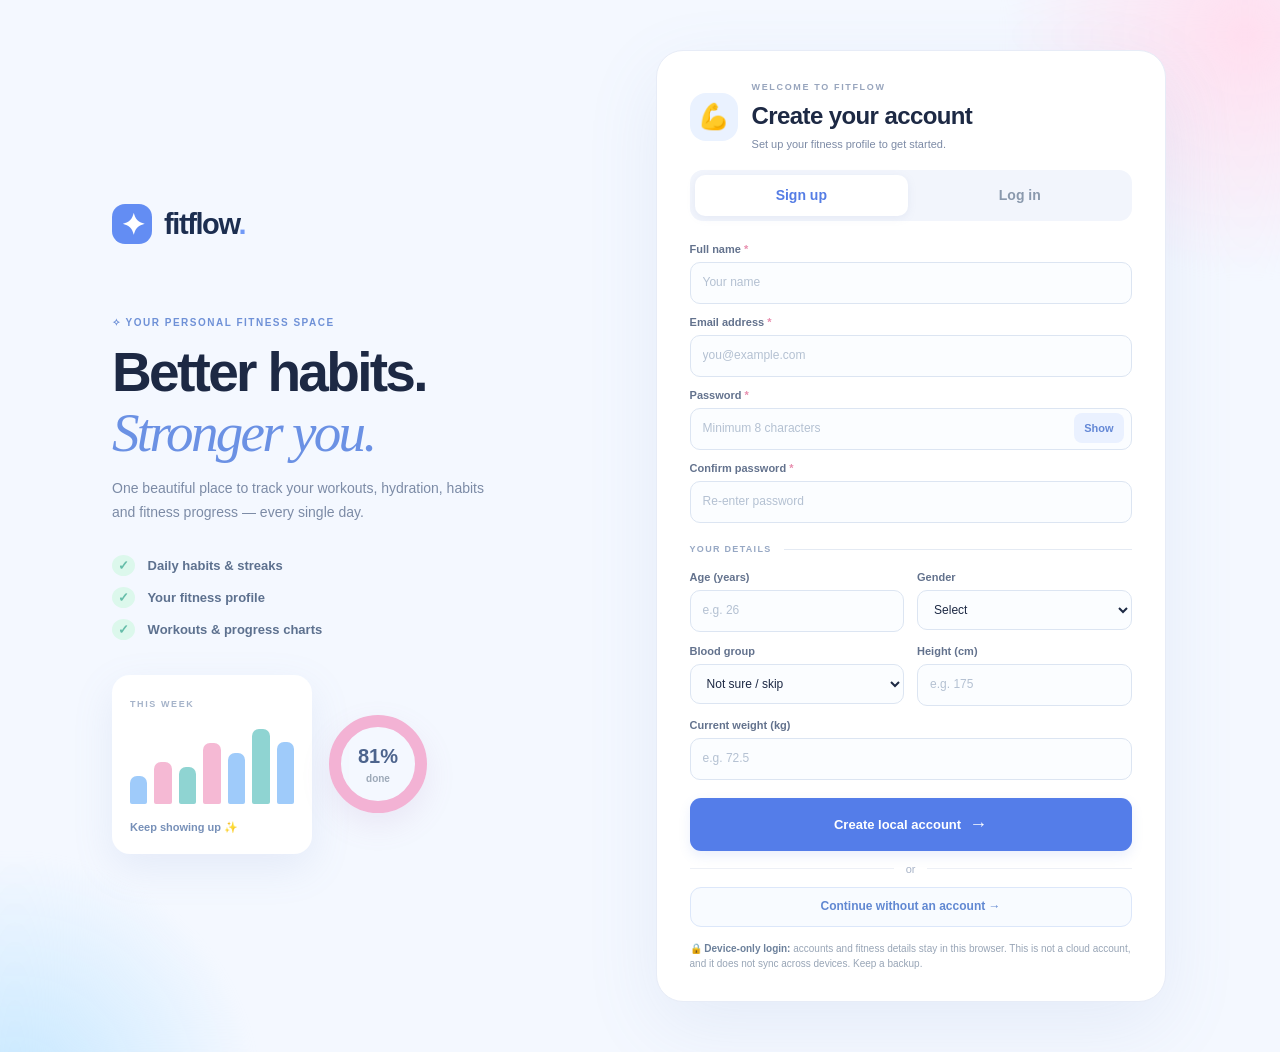
<file: index.html>
<!doctype html>
<html lang="en">
<head>
  <meta charset="utf-8">
  <meta name="viewport" content="width=device-width, initial-scale=1, viewport-fit=cover">
  <meta name="theme-color" content="#edf4ff">
  <meta name="apple-mobile-web-app-capable" content="yes">
  <meta name="apple-mobile-web-app-status-bar-style" content="default">
  <meta name="apple-mobile-web-app-title" content="FitFlow">
  <meta name="description" content="An offline-friendly fitness, habits, water and workout tracker.">
  <link rel="manifest" href="manifest.webmanifest">
  <link rel="icon" type="image/png" href="icons/icon-192.png">
  <link rel="apple-touch-icon" href="icons/icon-192.png">
  <link rel="stylesheet" href="styles.css">
  <title>FitFlow — Your Fitness Dashboard</title>
</head>
<body class="auth-locked">

  <section class="auth-screen" id="authScreen" aria-label="FitFlow account access">
    <div class="auth-orbit auth-orbit-one"></div><div class="auth-orbit auth-orbit-two"></div>
    <div class="auth-layout">
      <div class="auth-pitch">
        <div class="auth-logo"><span>✦</span> fitflow<span>.</span></div>
        <div class="auth-pill">✧ YOUR PERSONAL FITNESS SPACE</div>
        <h1>Better habits.<br><em>Stronger you.</em></h1>
        <p>One beautiful place to track your workouts, hydration, habits and fitness progress — every single day.</p>
        <div class="auth-perks"><div><span>✓</span> Daily habits & streaks</div><div><span>✓</span> Your fitness profile</div><div><span>✓</span> Workouts & progress charts</div></div>
        <div class="auth-illustration"><div class="auth-mini-card"><span>THIS WEEK</span><div class="auth-bars"><i style="height:36%"></i><i style="height:53%"></i><i style="height:47%"></i><i style="height:77%"></i><i style="height:64%"></i><i style="height:94%"></i><i style="height:78%"></i></div><b>Keep showing up ✨</b></div><div class="auth-mini-ring">81%<small>done</small></div></div>
      </div>
      <div class="auth-form-wrap">
        <div class="auth-card">
          <div class="auth-card-heading"><div class="auth-card-icon">💪</div><div><span class="eyebrow">WELCOME TO FITFLOW</span><h2 id="authHeading">Create your account</h2><p id="authSubheading">Set up your fitness profile to get started.</p></div></div>
          <div class="auth-tabs" role="tablist" aria-label="Account action"><button type="button" data-auth-mode="signup" aria-selected="true" class="active">Sign up</button><button type="button" data-auth-mode="login" aria-selected="false">Log in</button></div>
          <form id="authForm" autocomplete="on">
            <div id="signupFields">
              <label class="field-label" for="signupName">Full name <span class="required-star">*</span></label><input class="field-input" id="signupName" name="name" placeholder="Your name" autocomplete="name" maxlength="60" required>
            </div>
            <label class="field-label" for="authEmail">Email address <span class="required-star">*</span></label><input class="field-input" id="authEmail" type="email" name="email" placeholder="you@example.com" autocomplete="email" maxlength="150" required>
            <label class="field-label" for="authPassword">Password <span class="required-star">*</span></label><div class="auth-password-wrap"><input class="field-input" id="authPassword" type="password" name="password" placeholder="Minimum 8 characters" autocomplete="new-password" minlength="8" maxlength="128" required><button type="button" class="password-toggle" id="passwordToggle" aria-label="Show password">Show</button></div>
            <div id="signupConfirmFields"><label class="field-label" for="authConfirm">Confirm password <span class="required-star">*</span></label><input class="field-input" id="authConfirm" type="password" name="confirm-password" placeholder="Re-enter password" autocomplete="new-password" minlength="8" maxlength="128" required></div>
            <div id="signupProfileFields"><div class="auth-form-divider"><span>YOUR DETAILS</span><i></i></div><div class="auth-fields-grid">
              <div><label class="field-label" for="signupAge">Age (years)</label><input class="field-input" id="signupAge" type="number" min="1" max="120" placeholder="e.g. 26" inputmode="numeric"></div>
              <div><label class="field-label" for="signupGender">Gender</label><select class="field-input" id="signupGender"><option value="">Select</option><option value="Male">Male</option><option value="Female">Female</option><option value="Non-binary">Non-binary</option><option value="Other">Other</option><option value="Prefer not to say">Prefer not to say</option></select></div>
              <div><label class="field-label" for="signupBlood">Blood group</label><select class="field-input" id="signupBlood"><option value="">Not sure / skip</option><option>A+</option><option>A-</option><option>B+</option><option>B-</option><option>AB+</option><option>AB-</option><option>O+</option><option>O-</option></select></div>
              <div><label class="field-label" for="signupHeight">Height (cm)</label><input class="field-input" id="signupHeight" type="number" min="50" max="250" step="0.1" placeholder="e.g. 175" inputmode="decimal"></div>
              <div class="auth-wide"><label class="field-label" for="signupWeight">Current weight (kg)</label><input class="field-input" id="signupWeight" type="number" min="10" max="500" step="0.1" placeholder="e.g. 72.5" inputmode="decimal"></div>
            </div><label class="auth-migrate" id="migrateRow"><input type="checkbox" id="migrateExisting" checked> <span>Copy my existing FitFlow tracker data into this account</span></label></div>
            <p class="auth-error" id="authError" role="alert" hidden></p>
            <button class="btn btn-primary auth-submit" type="submit" id="authSubmit">Create local account <span>→</span></button>
          </form>
          <div class="auth-or"><span>or</span></div><button class="auth-guest" id="guestButton" type="button">Continue without an account →</button>
          <p class="auth-privacy">🔒 <strong>Device-only login:</strong> accounts and fitness details stay in this browser. This is not a cloud account, and it does not sync across devices. Keep a backup.</p>
        </div>
      </div>
    </div>
  </section>
  <div class="app-shell">
    <aside class="sidebar" id="sidebar">
      <div class="brand-wrap">
        <div class="brand-mark" aria-hidden="true">✦</div>
        <div><div class="brand-title">fitflow<span>.</span></div><div class="brand-sub">YOUR FITNESS SPACE</div></div>
      </div>
      <div class="sidebar-month">
        <div class="sidebar-month-label">YOUR TRACKER</div>
        <strong id="sidebarMonth">November 2026</strong>
        <div class="tiny-month" id="sidebarMonthGrid"></div>
      </div>
      <div class="side-section-label">MENU</div>
      <nav class="side-nav" aria-label="Main navigation">
        <button class="nav-link active" data-nav="today" type="button"><span class="nav-glyph">⌂</span><span>Dashboard</span></button>
        <button class="nav-link" data-nav="habits" type="button"><span class="nav-glyph">▦</span><span>Habit calendar</span></button>
        <button class="nav-link" data-nav="workouts" type="button"><span class="nav-glyph">◈</span><span>Workout log</span></button>
        <button class="nav-link" data-nav="progress" type="button"><span class="nav-glyph">↗</span><span>Progress</span></button>
        <button class="nav-link" data-nav="profile" type="button"><span class="nav-glyph">♙</span><span>My profile</span></button>
        <button class="nav-link" data-nav="settings" type="button"><span class="nav-glyph">⚙</span><span>Settings</span></button>
      </nav>
      <div class="side-spacer"></div>
      <div class="quote-card"><span class="quote-star">✳</span><div>trust<br>the<br>process<span>.</span></div><p>Small steps. Stronger every day.</p></div>
      <div class="sidebar-foot"><span class="online-dot"></span> Stored privately on this device</div>
    </aside>

    <div class="main-shell">
      <header class="topbar">
        <div class="topbar-left"><span class="crumb">FITNESS JOURNAL</span><span class="crumb-divider">/</span><strong id="pageCrumb">Dashboard</strong></div>
        <div class="topbar-right"><span class="topbar-date" id="todayLabel"></span><button id="accountButton" type="button" class="account-button" title="Open my profile" aria-label="My profile"><span id="accountInitial">U</span></button><button id="themeButton" type="button" class="icon-button" aria-label="Toggle dark mode" title="Dark mode">☾</button><button type="button" class="btn btn-primary top-add" data-open-habit>+ Add habit</button></div>
      </header>
      <main id="pageRoot" class="page-root" aria-live="polite"></main>
      <footer class="footer">Made for better days <span>✦</span> FitFlow · Your data stays with you</footer>
    </div>
  </div>
  <nav class="bottom-nav" aria-label="Mobile navigation">
    <button data-nav="today" class="bottom-link active" type="button"><span>⌂</span>Today</button>
    <button data-nav="habits" class="bottom-link" type="button"><span>▦</span>Habits</button>
    <button data-nav="workouts" class="bottom-link" type="button"><span>◈</span>Workout</button>
    <button data-nav="progress" class="bottom-link" type="button"><span>↗</span>Progress</button>
    <button data-nav="settings" class="bottom-link" type="button"><span>⚙</span>Settings</button>
  </nav>
  <div class="toast" id="toast" role="status" aria-live="polite"></div>
  <dialog id="habitDialog" class="app-dialog">
    <form id="habitForm" class="dialog-body">
      <div class="dialog-head"><div><span class="eyebrow">PERSONALIZE YOUR ROUTINE</span><h2 id="habitDialogTitle">New habit</h2></div><button type="button" class="x-button" data-close-dialog aria-label="Close">×</button></div>
      <input type="hidden" id="habitId">
      <label class="field-label" for="habitName">Habit name</label><input class="field-input" id="habitName" placeholder="e.g. 10,000 steps" maxlength="45" required>
      <label class="field-label" for="habitIcon">Icon</label><select class="field-input" id="habitIcon"><option value="🏋️">🏋️ Strength</option><option value="🚶">🚶 Steps</option><option value="💧">💧 Water</option><option value="🥗">🥗 Nutrition</option><option value="🌙">🌙 Sleep</option><option value="🧘">🧘 Mindfulness</option><option value="⚡">⚡ Energy</option><option value="📖">📖 Learning</option><option value="❤️">❤️ Health</option><option value="✨">✨ General</option></select>
      <label class="field-label" for="habitColor">Color</label><select class="field-input" id="habitColor"><option value="blue">Sky blue</option><option value="pink">Soft pink</option><option value="mint">Mint green</option><option value="yellow">Sunny yellow</option><option value="purple">Lilac</option></select>
      <div class="dialog-actions"><button type="button" class="btn btn-ghost" data-close-dialog>Cancel</button><button type="submit" class="btn btn-primary">Save habit</button></div>
    </form>
  </dialog>
  <script src="app.js" defer></script>
</body>
</html>
</file>
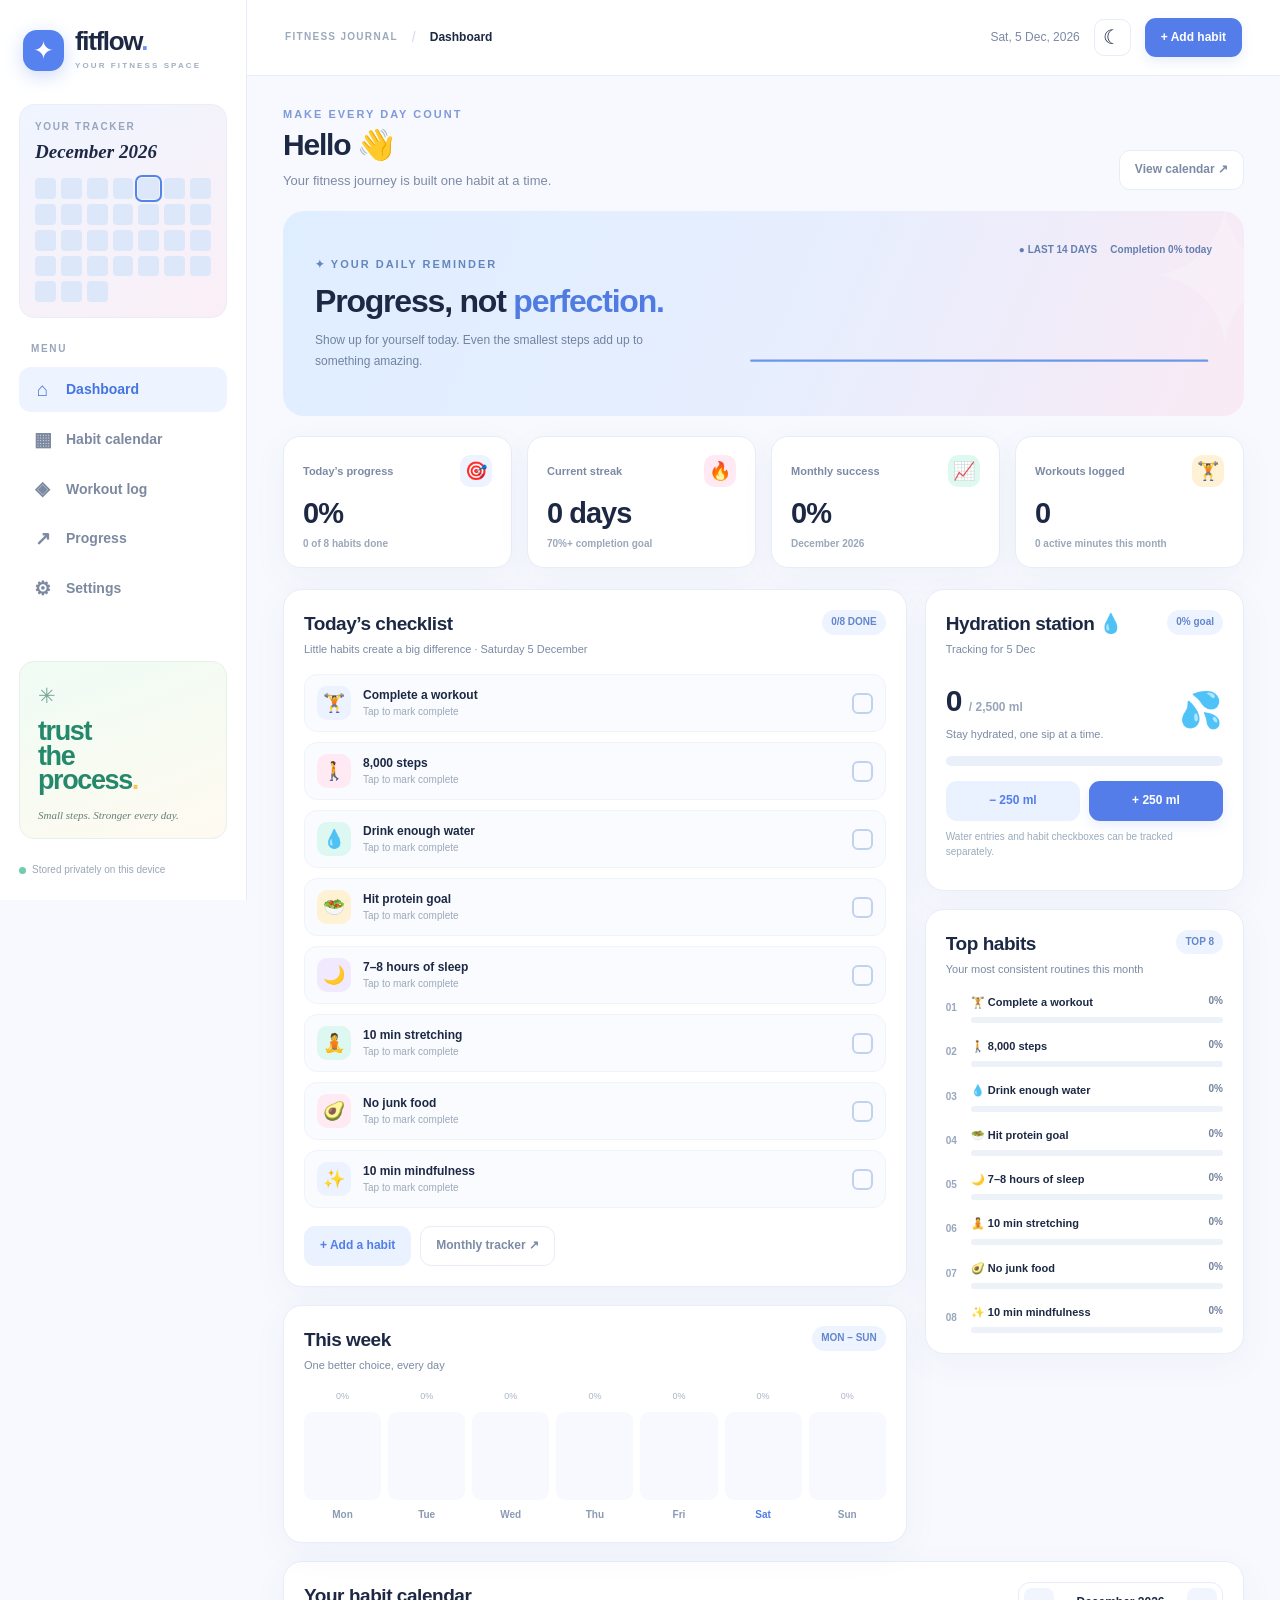
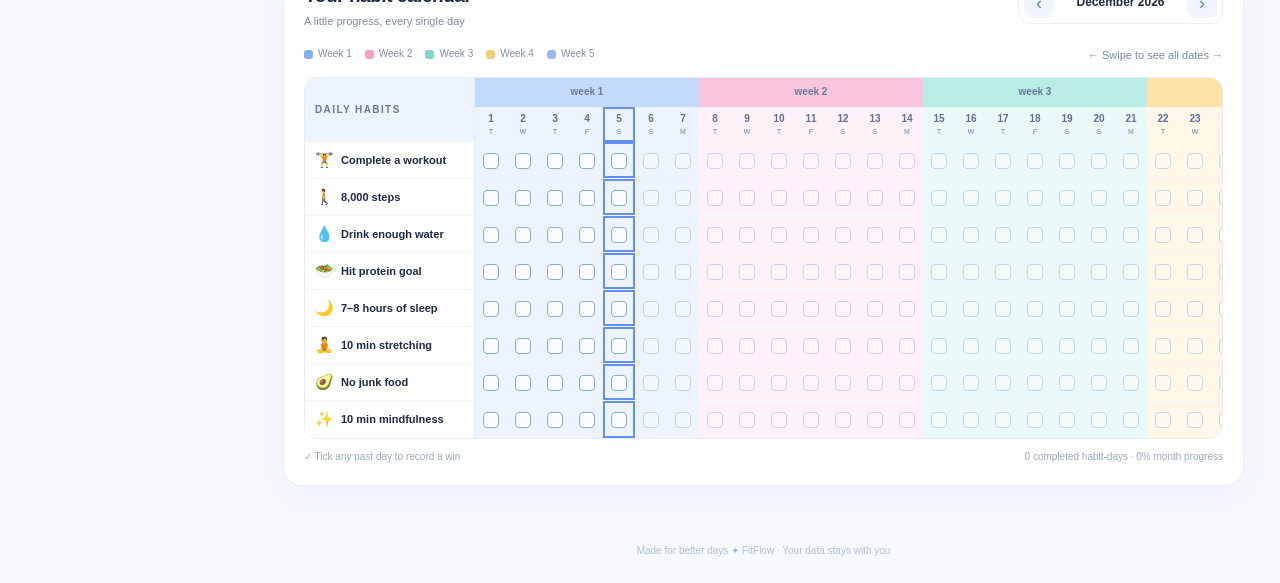
<file: FitFlow_Standalone_Preview.html>
<!doctype html>
<html lang="en">
<head>
  <meta charset="utf-8">
  <meta name="viewport" content="width=device-width, initial-scale=1, viewport-fit=cover">
  <meta name="theme-color" content="#edf4ff">
  <meta name="apple-mobile-web-app-capable" content="yes">
  <meta name="apple-mobile-web-app-status-bar-style" content="default">
  <meta name="apple-mobile-web-app-title" content="FitFlow">
  <meta name="description" content="An offline-friendly fitness, habits, water and workout tracker.">
  
  
  
  <style>
:root{--bg:#f7f9fe;--panel:#fff;--ink:#1d2944;--muted:#7c8aa5;--subtle:#a1aec3;--line:#e7edf7;--accent:#537ee9;--accent-2:#7199f8;--blue-soft:#eaf1ff;--pink-soft:#ffe7f0;--mint-soft:#def8f3;--yellow-soft:#fff1c9;--purple-soft:#f0eaff;--shadow:0 10px 36px rgba(61,87,149,.048);--radius:20px;--week0:#a7c8fb;--week1:#f4a2c6;--week2:#8ddbd5;--week3:#ffd987;--week4:#b6cafa;--week5:#a6d4f9}
*{box-sizing:border-box}html{scroll-behavior:smooth}body{margin:0;background:var(--bg);color:var(--ink);font:14px/1.48 -apple-system,BlinkMacSystemFont,"Segoe UI",Inter,Arial,sans-serif;-webkit-font-smoothing:antialiased}button,input,select,textarea{font:inherit}button{cursor:pointer}button:focus-visible,input:focus-visible,select:focus-visible,textarea:focus-visible{outline:3px solid #8eaeff;outline-offset:2px}button:disabled{opacity:.45;cursor:not-allowed}svg{display:block;max-width:100%}h1,h2,h3,h4,p{margin-top:0}h1{font-size:30px;letter-spacing:-1.2px;line-height:1.15;margin-bottom:8px}h2{font-size:19px;letter-spacing:-.45px}h3{font-size:15px}p{color:var(--muted)}.app-shell{display:flex;min-height:100vh}.sidebar{width:247px;background:var(--panel);border-right:1px solid var(--line);padding:26px 19px 22px;display:flex;flex-direction:column;flex-shrink:0;position:sticky;top:0;height:100vh}.brand-wrap{display:flex;gap:11px;align-items:center;margin:2px 4px 32px}.brand-mark{width:41px;height:41px;display:grid;place-items:center;background:#5682ef;color:#fff;font-size:25px;border-radius:14px;box-shadow:0 5px 18px #5f8df050}.brand-title{font-size:26px;font-weight:850;letter-spacing:-1.35px;line-height:1.05}.brand-title span{color:#6d92f9}.brand-sub{font-size:8px;font-weight:850;letter-spacing:2.1px;color:var(--subtle);margin-top:5px}.sidebar-month{background:linear-gradient(145deg,#eff5ff,#fbeff6);border:1px solid #ecedfa;border-radius:15px;padding:15px;margin-bottom:24px}.sidebar-month-label,.side-section-label,.eyebrow{font-size:10px;letter-spacing:1.65px;font-weight:850;color:#98a5bd}.sidebar-month strong{display:block;font-family:Georgia,serif;font-size:19px;font-style:italic;margin:3px 0 12px}.tiny-month{display:grid;grid-template-columns:repeat(7,1fr);gap:5px}.tiny-cell{aspect-ratio:1;border-radius:4px;background:#dce7f9}.tiny-cell.done{background:#78a3ec}.tiny-cell.today-mini{outline:2px solid #5086ea;outline-offset:1px}.side-section-label{padding-left:12px;margin-bottom:10px}.side-nav{display:grid;gap:5px}.nav-link{width:100%;padding:12px 12px;border:0;border-radius:12px;background:transparent;color:#7c89a0;display:flex;align-items:center;gap:12px;text-align:left;font-weight:650;transition:background .15s,color .15s}.nav-link:hover{background:#f6f8fe}.nav-link.active{background:#edf3ff;color:#4575e2}.nav-glyph{font-size:19px;line-height:1;width:23px;text-align:center;font-weight:600}.side-spacer{flex:1;min-height:20px}.quote-card{border:1px solid #e6f1e8;background:linear-gradient(160deg,#effcf4,#fffaf1);border-radius:15px;padding:18px 18px 15px;margin-bottom:24px}.quote-star{font-size:21px;color:#76a899}.quote-card>div{font-weight:900;color:#25886b;font-size:27px;letter-spacing:-1.4px;line-height:.91;margin:8px 0 14px}.quote-card>div span{color:#ffc25b}.quote-card p{font-family:Georgia,serif;font-size:11px;font-style:italic;color:#657f77;margin:0}.sidebar-foot{font-size:10px;color:#9aa6b6;display:flex;align-items:center;gap:6px}.online-dot{width:7px;height:7px;border-radius:50%;background:#70cdb0;display:inline-block}.main-shell{min-width:0;flex:1;display:flex;flex-direction:column}.topbar{height:76px;background:var(--panel);border-bottom:1px solid var(--line);padding:0 38px;display:flex;align-items:center;justify-content:space-between;gap:15px}.topbar-left,.topbar-right{display:flex;align-items:center;gap:14px}.crumb{color:#9ca9bd;font-size:10px;font-weight:800;letter-spacing:1.3px}.crumb-divider{color:#d2dbeb}.topbar-left strong{font-size:12px}.topbar-date{font-size:12px;color:var(--muted)}.icon-button{width:37px;height:37px;display:grid;place-items:center;border-radius:10px;border:1px solid var(--line);background:var(--panel);color:var(--ink);font-size:20px}.btn{display:inline-flex;align-items:center;justify-content:center;gap:8px;padding:10px 15px;border:1px solid transparent;border-radius:11px;font-size:12px;font-weight:800;white-space:nowrap}.btn-primary{background:#547de9;color:white;box-shadow:0 5px 12px #547de920}.btn-primary:hover{background:#3c69db}.btn-secondary{background:var(--blue-soft);color:var(--accent)}.btn-ghost{border-color:var(--line);color:var(--muted);background:var(--panel)}.btn-danger{background:#fff0f2;color:#ce5267;border:1px solid #ffced7}.btn-small{padding:7px 10px;border-radius:9px;font-size:11px}.page-root{width:100%;max-width:1560px;margin:0 auto;padding:30px 36px 58px;flex:1}.page-head{display:flex;align-items:flex-end;justify-content:space-between;gap:14px;margin-bottom:21px}.page-head p{font-size:13px;margin:0}.title-kicker{font-size:11px;color:#7e9ada;font-weight:850;letter-spacing:2px;margin-bottom:6px}.month-switch{display:flex;align-items:center;gap:9px;border:1px solid var(--line);background:var(--panel);border-radius:12px;padding:5px}.month-switch button{height:30px;width:30px;border:0;background:#f1f5fd;border-radius:8px;color:#6280b5;font-size:18px}.month-switch strong{font-size:12px;min-width:115px;text-align:center}.hero{background:linear-gradient(113deg,#dfeeff 0%,#e7eefe 54%,#f9eaf4 100%);border-radius:21px;padding:27px 32px;margin-bottom:20px;display:grid;grid-template-columns:minmax(250px,.96fr) minmax(250px,1.04fr);align-items:center;min-height:205px;overflow:hidden;position:relative}.hero:after{content:'✦';position:absolute;font-size:200px;right:-65px;top:-80px;color:#ffffff38;pointer-events:none}.hero-content{z-index:1}.hero-kicker{font-size:11px;font-weight:900;letter-spacing:2px;color:#6586bd;margin-bottom:11px}.hero h1{font-size:clamp(27px,2.5vw,37px);max-width:380px;margin-bottom:10px}.hero h1 em{font-style:normal;color:#507ce2}.hero p{max-width:330px;color:#7183a3;font-size:12px;line-height:1.7;margin:0}.hero-chart{position:relative;z-index:1;min-width:0}.hero-chart .chart-summary{display:flex;gap:13px;justify-content:flex-end;margin-bottom:3px}.chart-summary span{color:#647eaf;font-size:10px;font-weight:800}.hero-chart svg{width:100%;height:124px;overflow:visible}.stats-grid{display:grid;grid-template-columns:repeat(4,minmax(0,1fr));gap:15px;margin-bottom:21px}.stat-card{background:var(--panel);border:1px solid var(--line);box-shadow:var(--shadow);border-radius:17px;padding:18px 19px 15px;min-width:0}.stat-card-top{display:flex;justify-content:space-between;align-items:center;gap:8px}.stat-label{font-size:11px;color:var(--muted);font-weight:700}.stat-icon{font-size:18px;background:#edf4ff;width:32px;height:32px;border-radius:10px;display:grid;place-items:center}.stat-card:nth-child(2) .stat-icon{background:#ffeaf3}.stat-card:nth-child(3) .stat-icon{background:#ddf9f0}.stat-card:nth-child(4) .stat-icon{background:#fff1d4}.stat-value{font-size:29px;letter-spacing:-1px;font-weight:850;margin:5px 0 2px}.stat-sub{color:#9ba7ba;font-size:10px;font-weight:650}.dashboard-grid{display:grid;grid-template-columns:minmax(0,1.7fr) minmax(274px,.87fr);gap:18px;align-items:start}.stack{display:grid;gap:18px;min-width:0}.panel{background:var(--panel);border:1px solid var(--line);border-radius:19px;box-shadow:var(--shadow);padding:20px;min-width:0}.panel-head{display:flex;justify-content:space-between;align-items:flex-start;gap:12px;margin-bottom:17px}.panel-head h2,.panel-head h3{margin:0 0 3px}.panel-head p{font-size:11px;margin:0}.tag{font-size:10px;padding:5px 9px;color:#6386cc;background:#edf4ff;border-radius:20px;font-weight:850}.daily-habit-list{display:grid;gap:10px}.daily-habit{display:flex;align-items:center;gap:12px;background:#f9fbff;border:1px solid #f0f3fa;border-radius:13px;padding:11px 12px;text-align:left;color:var(--ink);width:100%;transition:all .17s}.daily-habit:hover{border-color:#bfd4fb;transform:translateY(-1px)}.daily-habit.is-done{background:#f0f8f4;border-color:#e0f1e6}.habit-emoji{width:34px;height:34px;flex-shrink:0;display:grid;place-items:center;border-radius:10px;background:#ecf2ff;font-size:18px}.habit-emoji.pink{background:#ffeaf3}.habit-emoji.mint{background:#dcf8f0}.habit-emoji.yellow{background:#fff1d3}.habit-emoji.purple{background:#f1eafe}.daily-habit-name{flex:1;font-size:12px;font-weight:750;min-width:0}.daily-habit-sub{color:#9da9b9;font-size:10px;display:block;font-weight:500}.check-square{width:21px;height:21px;border:2px solid #c2d2ee;border-radius:6px;display:grid;place-items:center;color:white;font-size:14px;flex-shrink:0}.daily-habit.is-done .check-square{background:#6bbb9d;border-color:#6bbb9d}.habit-empty{padding:20px;text-align:center;color:var(--muted)}.water-hero{display:flex;justify-content:space-between;align-items:center;gap:5px;margin-bottom:12px}.water-amount{font-size:30px;letter-spacing:-1px;font-weight:850;margin-top:5px}.water-amount span{font-size:12px;color:#97a6bb;font-weight:650;letter-spacing:0}.water-drops{font-size:35px;line-height:1}.progress-track{background:#eaf0fa;border-radius:20px;height:10px;overflow:hidden}.progress-fill{height:100%;border-radius:20px;background:linear-gradient(90deg,#74b9f2,#5b7ae9);transition:width .2s}.water-buttons{display:grid;grid-template-columns:1fr 1fr;gap:9px;margin-top:15px}.water-tips{color:#9bacbd;font-size:10px;margin-top:9px}.leader-list{display:grid;gap:15px}.leader-row{display:flex;align-items:center;gap:10px}.leader-rank{font-size:10px;color:#98a7bc;width:15px;font-weight:850}.leader-main{flex:1;min-width:0}.leader-title{display:flex;justify-content:space-between;gap:8px;font-size:11px;font-weight:750;margin-bottom:7px}.leader-title span:first-child{max-width:70%;overflow:hidden;white-space:nowrap;text-overflow:ellipsis}.leader-title b{font-size:10px;color:#71829b}.leader-bar{height:6px;background:#edf2f9;border-radius:20px;overflow:hidden}.leader-bar>div{height:100%;border-radius:20px;background:var(--accent-2)}.leader-row:nth-child(5n+2) .leader-bar>div{background:#e9a6c6}.leader-row:nth-child(5n+3) .leader-bar>div{background:#79cbc2}.leader-row:nth-child(5n+4) .leader-bar>div{background:#edc570}.leader-row:nth-child(5n+5) .leader-bar>div{background:#aaa5e8}.weekly-grid{display:grid;grid-template-columns:repeat(7,minmax(0,1fr));gap:7px;align-items:end}.week-day{display:grid;gap:8px;text-align:center}.week-day .week-bar-wrap{height:88px;display:flex;align-items:flex-end;background:#f7f9fe;border-radius:9px;overflow:hidden}.week-day .week-bar{width:100%;min-height:0;background:#bbd1fd;border-radius:9px 9px 0 0}.week-day.is-today .week-bar{background:#5d88ec}.week-day b{font-size:10px;color:#8b9ab3;font-weight:700}.week-day.is-today b{color:#4e7ce8}.week-day span{font-size:9px;color:#aab5c7}.habit-calendar-card{margin-top:18px}.calendar-topline{display:flex;justify-content:space-between;align-items:center;gap:9px;flex-wrap:wrap;margin-bottom:14px}.color-legend{display:flex;gap:13px;flex-wrap:wrap}.legend-item{font-size:10px;color:#8491a8;display:inline-flex;align-items:center;gap:5px}.legend-dot{width:9px;height:9px;border-radius:3px;display:inline-block}.calendar-wrap{overflow-x:auto;max-width:100%;border:1px solid var(--line);border-radius:13px;overscroll-behavior-x:contain;scrollbar-color:#b5c9f0 transparent;scrollbar-width:thin}.calendar-table{border-collapse:separate;border-spacing:0;min-width:max-content;width:100%;table-layout:fixed}.calendar-table th,.calendar-table td{text-align:center;padding:0;white-space:nowrap}.calendar-table .sticky-habit{position:sticky;left:0;z-index:4;text-align:left;background:var(--panel);min-width:170px;max-width:170px;width:170px;border-right:1px solid var(--line);padding-left:10px}.calendar-table thead .sticky-habit{background:#edf3ff;color:#7190c9;font-size:10px;letter-spacing:1.4px}.calendar-table thead tr:first-child th{height:29px;font-size:10px;font-weight:800;color:#687b9a}.calendar-table thead tr:nth-child(2) th{height:35px;font-size:10px}.calendar-table td{height:37px;border-bottom:1px solid #f2f5fa}.calendar-table tbody tr:last-child td{border-bottom:none}.calendar-table td.sticky-habit{font-size:11px;font-weight:700}.matrix-label{display:flex;align-items:center;gap:7px}.matrix-label em{font-style:normal;color:#91a0b5;font-size:15px}.calendar-table .day-head,.calendar-table .day-cell{min-width:28px;width:28px}.calendar-table .day-head{color:#5d7196}.calendar-table .day-head small{font-size:7px;display:block;color:#92a5bc}.calendar-table .week-bg-0{background:#eef4ff}.calendar-table .week-bg-1{background:#fff1f7}.calendar-table .week-bg-2{background:#eafaf8}.calendar-table .week-bg-3{background:#fff8e8}.calendar-table .week-bg-4{background:#edf3ff}.calendar-table .week-bg-5{background:#edf8ff}.calendar-table .week-title-0{background:#c3dafa}.calendar-table .week-title-1{background:#f9c5dc}.calendar-table .week-title-2{background:#b8ede6}.calendar-table .week-title-3{background:#ffe3a7}.calendar-table .week-title-4{background:#c6d8fe}.calendar-table .week-title-5{background:#bce0fb}.matrix-check{width:16px;height:16px;border:1.4px solid #8caadc;background:#ffffffb6;border-radius:4px;color:white;display:inline-grid;place-items:center;vertical-align:middle;padding:0;font-size:12px;font-weight:950;line-height:1}.matrix-check[aria-pressed=true]{background:#6995ed;border-color:#6995ed}.week-bg-1 .matrix-check[aria-pressed=true]{background:#e58bad;border-color:#e58bad}.week-bg-2 .matrix-check[aria-pressed=true]{background:#66bdb5;border-color:#66bdb5}.week-bg-3 .matrix-check[aria-pressed=true]{background:#e9b654;border-color:#e9b654}.week-bg-4 .matrix-check[aria-pressed=true]{background:#769fe3;border-color:#769fe3}.current-day{box-shadow:inset 0 0 0 2px #648ef2!important}.matrix-percent{width:53px;min-width:53px;color:#697f9f;font-size:10px;font-weight:800;background:var(--panel)}.calendar-foot{display:flex;justify-content:space-between;gap:10px;flex-wrap:wrap;margin-top:11px;color:#9ba8ba;font-size:10px}.ring-row{display:grid;grid-template-columns:repeat(3,1fr);gap:15px}.ring-tile{background:#f9fbff;border-radius:15px;padding:12px 7px;text-align:center}.ring{width:88px;height:88px;margin:0 auto 8px;border-radius:50%;display:grid;place-items:center;position:relative}.ring::before{content:'';position:absolute;inset:10px;background:var(--panel);border-radius:50%}.ring-inner{z-index:1}.ring-inner strong{display:block;font-size:16px}.ring-inner small{display:block;color:#9aa8bd;font-size:9px}.ring-tile>p{font-weight:750;font-size:10px;margin:0}.section-gap{margin-top:18px}.actions-row{display:flex;gap:9px;align-items:center;flex-wrap:wrap}.muted{color:var(--muted)}.small{font-size:11px}.eyebrow{display:block;margin-bottom:8px}.two-col{display:grid;grid-template-columns:minmax(0,1fr) minmax(0,1fr);gap:18px}.metric-line{display:flex;align-items:center;justify-content:space-between;margin:6px 0 13px}.big-number{font-size:36px;letter-spacing:-1px;font-weight:850;line-height:1.1}.chart-panel{min-height:265px}.chart-panel svg{width:100%;height:auto;max-height:250px}.form-grid{display:grid;grid-template-columns:repeat(2,minmax(0,1fr));gap:14px}.form-grid .full{grid-column:1/-1}.field-label{font-size:11px;font-weight:800;color:#63728d;display:block;margin-bottom:6px}.field-input{display:block;width:100%;min-width:0;border:1px solid #dce5f2;padding:11px 12px;background:#fbfdff;border-radius:10px;color:var(--ink);outline:0}.field-input:focus{border-color:#83a6f2;box-shadow:0 0 0 3px #c9dcfa80}.field-input::placeholder{color:#b4c1d2}.form-note{font-size:10px;color:#9ba8bc}.exercise-rows{display:grid;gap:9px}.exercise-row{display:grid;grid-template-columns:minmax(100px,2fr) repeat(3,minmax(45px,.65fr)) 28px;gap:8px;align-items:end}.exercise-row .field-input{padding:9px 8px}.remove-exercise{border:0;background:#fff0f3;color:#d06276;border-radius:9px;height:39px;font-size:18px}.card-list{display:grid;gap:10px}.activity-card{display:flex;align-items:center;gap:13px;border:1px solid var(--line);border-radius:13px;padding:13px}.activity-emoji{width:42px;height:42px;background:#eaf1ff;display:grid;place-items:center;font-size:22px;border-radius:11px;flex-shrink:0}.activity-content{min-width:0;flex:1}.activity-content strong{font-size:12px;display:block}.activity-content p{font-size:10px;margin:2px 0 0;overflow-wrap:anywhere}.activity-time{color:#91a0b5;font-size:10px}.activity-actions{display:flex;gap:6px}.icon-danger{border:0;border-radius:8px;color:#c97c8d;background:#fff1f4;padding:7px 9px}.empty-state{text-align:center;padding:30px 16px;color:#95a2b5;background:#fafcff;border-radius:13px}.empty-state .empty-emoji{font-size:34px;display:block;margin-bottom:7px}.empty-state strong{display:block;color:#5d7295;font-size:13px;margin-bottom:5px}.empty-state p{margin:0;font-size:11px}.settings-section{padding:20px 0;border-bottom:1px solid var(--line)}.settings-section:first-of-type{padding-top:0}.settings-section:last-child{border-bottom:0;padding-bottom:0}.settings-section h3{margin:0 0 6px}.settings-section>p{font-size:11px;margin-bottom:15px}.settings-grid{display:grid;grid-template-columns:repeat(2,minmax(0,1fr));gap:14px;max-width:700px}.habit-manage{display:grid;gap:8px}.manage-row{display:flex;align-items:center;gap:10px;border:1px solid var(--line);padding:10px 12px;border-radius:12px}.manage-row span:nth-child(2){flex:1;font-weight:700;font-size:12px}.manage-row button{border:1px solid var(--line);background:var(--panel);border-radius:9px;padding:6px 9px;color:var(--muted)}.manage-row button.remove{color:#d66c7a}.footer{text-align:center;padding:0 24px 24px;font-size:10px;color:#b1bfd0}.footer span{color:#8bb7fa}.bottom-nav{display:none}.toast{position:fixed;bottom:28px;right:30px;background:#203457;color:#fff;padding:11px 17px;border-radius:12px;box-shadow:0 8px 30px #20345730;z-index:100;transform:translateY(12px);opacity:0;pointer-events:none;transition:all .22s;font-size:12px}.toast.show{transform:translateY(0);opacity:1}.app-dialog{border:1px solid #e5edf9;box-shadow:0 24px 90px #1425484f;border-radius:21px;padding:0;width:min(440px,calc(100vw - 32px));background:var(--panel);color:var(--ink)}.app-dialog::backdrop{background:#1725478c;backdrop-filter:blur(3px)}.dialog-body{padding:26px;display:grid;gap:9px}.dialog-head{display:flex;justify-content:space-between;align-items:flex-start;margin-bottom:8px}.dialog-head h2{margin:0;font-size:22px}.x-button{width:31px;height:31px;border:0;background:#edf3fb;color:#7387a4;border-radius:9px;font-size:21px}.dialog-actions{display:flex;justify-content:flex-end;gap:10px;margin-top:17px}
body.dark{--bg:#111a2b;--panel:#1b2840;--ink:#eff4ff;--muted:#a1b0cc;--subtle:#8ea0bd;--line:#30415f;--blue-soft:#293f69;--pink-soft:#50354d;--mint-soft:#254d4a;--yellow-soft:#584b33;--purple-soft:#47395c;--shadow:0 10px 36px rgba(0,0,0,.15)}body.dark .hero{background:linear-gradient(120deg,#283f66,#3e3457)}body.dark .hero p,body.dark .hero-kicker{color:#bec9e7}body.dark .sidebar-month{background:linear-gradient(135deg,#283954,#3a3048);border-color:var(--line)}body.dark .quote-card{background:linear-gradient(160deg,#1d3e38,#3b3527);border-color:#34524b}body.dark .quote-card>div{color:#89d4b2}body.dark .quote-card p{color:#b1c9bb}body.dark .daily-habit,body.dark .ring-tile,body.dark .week-day .week-bar-wrap,body.dark .empty-state{background:#23334e;border-color:#2d405e}body.dark .daily-habit.is-done{background:#23493f}body.dark .field-input{background:#253651;border-color:#3b4c69;color:var(--ink)}body.dark .calendar-table .sticky-habit{background:var(--panel)}body.dark .calendar-table thead .sticky-habit{background:#2c4164}body.dark .calendar-table .week-bg-0{background:#2a3d5e}body.dark .calendar-table .week-bg-1{background:#493347}body.dark .calendar-table .week-bg-2{background:#264946}body.dark .calendar-table .week-bg-3{background:#524432}body.dark .calendar-table .week-bg-4{background:#2a405f}body.dark .calendar-table .week-bg-5{background:#2b455f}body.dark .calendar-table td{border-bottom-color:#30405b}body.dark .matrix-check{background:#162640}body.dark .nav-link.active{background:#293f65;color:#a3bffd}body.dark .nav-link:hover{background:#253956}body.dark .month-switch button{background:#2b3d59;color:#bcd1f9}body.dark .stat-icon{background:#2c4261}body.dark .icon-danger,body.dark .remove-exercise{background:#483045}body.dark .matrix-percent{background:var(--panel)}
@media(max-width:1180px){.sidebar{width:215px;padding:24px 14px}.topbar{padding:0 25px}.page-root{padding:27px 24px 50px}.dashboard-grid{grid-template-columns:minmax(0,1.5fr) minmax(248px,.9fr)}.stat-card{padding:16px 13px}.stat-value{font-size:26px}}
@media(max-width:940px){.sidebar{display:none}.main-shell{width:100%}.topbar{padding:0 21px}.page-root{padding:24px 20px 70px}.footer{padding-bottom:80px}.bottom-nav{display:flex;position:fixed;bottom:0;left:0;right:0;z-index:50;height:calc(62px + env(safe-area-inset-bottom));padding:7px 9px calc(6px + env(safe-area-inset-bottom));background:var(--panel);border-top:1px solid var(--line);justify-content:space-around;box-shadow:0 -8px 24px #253d6310}.bottom-link{border:0;background:none;color:#96a3b7;display:flex;flex-direction:column;justify-content:center;align-items:center;gap:1px;font-size:10px;font-weight:750;min-width:52px}.bottom-link span{font-size:21px;line-height:1.2}.bottom-link.active{color:#5d8aea}.toast{bottom:85px}}
@media(max-width:700px){.topbar{height:62px;padding:0 15px}.crumb{font-size:9px}.topbar-date{display:none}.topbar-right{gap:8px}.top-add{padding:9px 11px}.page-root{padding:21px 14px 50px}.page-head{align-items:flex-start}.page-head h1{font-size:28px}.page-head p{max-width:280px}.hero{grid-template-columns:1fr;min-height:0;padding:24px 23px;gap:11px}.hero h1{font-size:30px}.hero-chart svg{height:105px}.stats-grid{grid-template-columns:repeat(2,minmax(0,1fr));gap:10px}.stat-card{padding:14px}.stat-value{font-size:25px}.dashboard-grid,.two-col{grid-template-columns:1fr}.panel{padding:17px}.ring-row{gap:7px}.ring{width:78px;height:78px}.ring-inner strong{font-size:14px}.ring-tile{padding:11px 2px}.calendar-table .sticky-habit{min-width:142px;max-width:142px;width:142px}.calendar-table .day-head,.calendar-table .day-cell{min-width:29px;width:29px}.color-legend{gap:8px}.page-head.stack-on-mobile{flex-direction:column;align-items:stretch}.month-switch{width:max-content}.footer{padding-bottom:72px}}
@media(max-width:400px){.top-add{font-size:10px}.topbar-left{gap:7px}.topbar-left strong{font-size:11px}.crumb{font-size:8px}.page-head h1{font-size:25px}.hero h1{font-size:27px}.stat-label{font-size:10px}.water-buttons .btn{font-size:10px;padding:9px 7px}.exercise-row{grid-template-columns:minmax(75px,2fr) repeat(3,minmax(35px,.65fr)) 25px;gap:4px}.exercise-row .field-input{font-size:11px;padding:9px 5px}.exercise-row .field-label{font-size:9px}}

</style>
  <title>FitFlow — Your Fitness Dashboard</title>
</head>
<body>
  <div class="app-shell">
    <aside class="sidebar" id="sidebar">
      <div class="brand-wrap">
        <div class="brand-mark" aria-hidden="true">✦</div>
        <div><div class="brand-title">fitflow<span>.</span></div><div class="brand-sub">YOUR FITNESS SPACE</div></div>
      </div>
      <div class="sidebar-month">
        <div class="sidebar-month-label">YOUR TRACKER</div>
        <strong id="sidebarMonth">November 2026</strong>
        <div class="tiny-month" id="sidebarMonthGrid"></div>
      </div>
      <div class="side-section-label">MENU</div>
      <nav class="side-nav" aria-label="Main navigation">
        <button class="nav-link active" data-nav="today" type="button"><span class="nav-glyph">⌂</span><span>Dashboard</span></button>
        <button class="nav-link" data-nav="habits" type="button"><span class="nav-glyph">▦</span><span>Habit calendar</span></button>
        <button class="nav-link" data-nav="workouts" type="button"><span class="nav-glyph">◈</span><span>Workout log</span></button>
        <button class="nav-link" data-nav="progress" type="button"><span class="nav-glyph">↗</span><span>Progress</span></button>
        <button class="nav-link" data-nav="settings" type="button"><span class="nav-glyph">⚙</span><span>Settings</span></button>
      </nav>
      <div class="side-spacer"></div>
      <div class="quote-card"><span class="quote-star">✳</span><div>trust<br>the<br>process<span>.</span></div><p>Small steps. Stronger every day.</p></div>
      <div class="sidebar-foot"><span class="online-dot"></span> Stored privately on this device</div>
    </aside>

    <div class="main-shell">
      <header class="topbar">
        <div class="topbar-left"><span class="crumb">FITNESS JOURNAL</span><span class="crumb-divider">/</span><strong id="pageCrumb">Dashboard</strong></div>
        <div class="topbar-right"><span class="topbar-date" id="todayLabel"></span><button id="themeButton" type="button" class="icon-button" aria-label="Toggle dark mode" title="Dark mode">☾</button><button type="button" class="btn btn-primary top-add" data-open-habit>+ Add habit</button></div>
      </header>
      <main id="pageRoot" class="page-root" aria-live="polite"></main>
      <footer class="footer">Made for better days <span>✦</span> FitFlow · Your data stays with you</footer>
    </div>
  </div>
  <nav class="bottom-nav" aria-label="Mobile navigation">
    <button data-nav="today" class="bottom-link active" type="button"><span>⌂</span>Today</button>
    <button data-nav="habits" class="bottom-link" type="button"><span>▦</span>Habits</button>
    <button data-nav="workouts" class="bottom-link" type="button"><span>◈</span>Workout</button>
    <button data-nav="progress" class="bottom-link" type="button"><span>↗</span>Progress</button>
    <button data-nav="settings" class="bottom-link" type="button"><span>⚙</span>Settings</button>
  </nav>
  <div class="toast" id="toast" role="status" aria-live="polite"></div>
  <dialog id="habitDialog" class="app-dialog">
    <form id="habitForm" class="dialog-body">
      <div class="dialog-head"><div><span class="eyebrow">PERSONALIZE YOUR ROUTINE</span><h2 id="habitDialogTitle">New habit</h2></div><button type="button" class="x-button" data-close-dialog aria-label="Close">×</button></div>
      <input type="hidden" id="habitId">
      <label class="field-label" for="habitName">Habit name</label><input class="field-input" id="habitName" placeholder="e.g. 10,000 steps" maxlength="45" required>
      <label class="field-label" for="habitIcon">Icon</label><select class="field-input" id="habitIcon"><option value="🏋️">🏋️ Strength</option><option value="🚶">🚶 Steps</option><option value="💧">💧 Water</option><option value="🥗">🥗 Nutrition</option><option value="🌙">🌙 Sleep</option><option value="🧘">🧘 Mindfulness</option><option value="⚡">⚡ Energy</option><option value="📖">📖 Learning</option><option value="❤️">❤️ Health</option><option value="✨">✨ General</option></select>
      <label class="field-label" for="habitColor">Color</label><select class="field-input" id="habitColor"><option value="blue">Sky blue</option><option value="pink">Soft pink</option><option value="mint">Mint green</option><option value="yellow">Sunny yellow</option><option value="purple">Lilac</option></select>
      <div class="dialog-actions"><button type="button" class="btn btn-ghost" data-close-dialog>Cancel</button><button type="submit" class="btn btn-primary">Save habit</button></div>
    </form>
  </dialog>
  <script>
/* FitFlow — no libraries, no account, your data stays in localStorage. */
'use strict';
const STORAGE_KEY='fitflow_fitness_v1';
const WEEKCOL=['#83aef3','#ee9fc4','#86d1c8','#f1ce78','#9bb9ef','#90cdea'];
const DEFAULT_HABITS=[
  {id:'workout',name:'Complete a workout',icon:'🏋️',color:'blue'},
  {id:'steps',name:'8,000 steps',icon:'🚶',color:'pink'},
  {id:'water',name:'Drink enough water',icon:'💧',color:'mint'},
  {id:'protein',name:'Hit protein goal',icon:'🥗',color:'yellow'},
  {id:'sleep',name:'7–8 hours of sleep',icon:'🌙',color:'purple'},
  {id:'stretch',name:'10 min stretching',icon:'🧘',color:'mint'},
  {id:'food',name:'No junk food',icon:'🥑',color:'pink'},
  {id:'mind',name:'10 min mindfulness',icon:'✨',color:'blue'},
];
const makeFresh=()=>({schema:1,habits:DEFAULT_HABITS.map(h=>({...h})),checks:{},water:{},workouts:[],weights:[],settings:{name:'',waterGoal:2500,streakTarget:70,theme:'light'}});
function loadState(){try{const v=JSON.parse(localStorage.getItem(STORAGE_KEY));if(v && Array.isArray(v.habits) && typeof v.checks==='object'){
  const s=makeFresh();return {...s,...v,settings:{...s.settings,...(v.settings||{})},water:v.water||{},workouts:Array.isArray(v.workouts)?v.workouts:[],weights:Array.isArray(v.weights)?v.weights:[]};
}}catch(e){console.warn('Saved data could not be read',e)}return makeFresh()}
let state=loadState();
const now=()=>new Date();
const pad=n=>String(n).padStart(2,'0');
const keyOf=d=>`${d.getFullYear()}-${pad(d.getMonth()+1)}-${pad(d.getDate())}`;
const todayKey=()=>keyOf(now());
const asDate=key=>{const [y,m,d]=key.split('-').map(Number);return new Date(y,m-1,d)};
const fmtDate=(key,opts={day:'numeric',month:'short',year:'numeric'})=>asDate(key).toLocaleDateString('en-IN',opts);
const validKey=k=>/^\d{4}-\d{2}-\d{2}$/.test(k) && keyOf(asDate(k))===k;
let selectedDay=todayKey();
let shownMonth={y:now().getFullYear(),m:now().getMonth()};
let currentPage='today';
let calendarScroll=0;
let toastTimer;
const $=selector=>document.querySelector(selector);
const safe=s=>String(s??'').replace(/[&<>"']/g,c=>({'&':'&amp;','<':'&lt;','>':'&gt;','"':'&quot;',"'":'&#39;'}[c]));
const clamp=(n,min=0,max=100)=>Math.max(min,Math.min(max,n));
const num=(n,defaultValue=0)=>Number.isFinite(+n)?+n:defaultValue;
const unique=()=>globalThis.crypto?.randomUUID?.()||`id_${Date.now()}_${Math.random().toString(16).slice(2)}`;
const save=()=>{try{localStorage.setItem(STORAGE_KEY,JSON.stringify(state))}catch(err){toast('Could not save — storage may be full')}};
function toast(message){const el=$('#toast');el.textContent=message;el.classList.add('show');clearTimeout(toastTimer);toastTimer=setTimeout(()=>el.classList.remove('show'),3200)}
const daysInMonth=(y,m)=>new Date(y,m+1,0).getDate();
const shownMonthText=()=>new Date(shownMonth.y,shownMonth.m,1).toLocaleDateString('en-IN',{month:'long',year:'numeric'});
const isFuture=key=>key>todayKey();
const monthDays=()=>Array.from({length:daysInMonth(shownMonth.y,shownMonth.m)},(_,i)=>keyOf(new Date(shownMonth.y,shownMonth.m,i+1)));
const daysElapsed=()=>monthDays().filter(d=>d<=todayKey()).length;
const activeHabits=()=>state.habits.filter(h=>h.active!==false);
const checkCount=day=>activeHabits().reduce((count,h)=>count+((state.checks[day]||{})[h.id]?1:0),0);
const pctDay=day=>activeHabits().length?Math.round(checkCount(day)/activeHabits().length*100):0;
const pctMonth=()=>{const dates=monthDays().filter(d=>d<=todayKey());if(!dates.length||!activeHabits().length)return 0;return Math.round(dates.reduce((s,d)=>s+checkCount(d),0)/(dates.length*activeHabits().length)*100)};
const countMonthCheck=()=>monthDays().reduce((n,day)=>n+checkCount(day),0);
const workoutsInMonth=()=>state.workouts.filter(w=>w.date.startsWith(`${shownMonth.y}-${pad(shownMonth.m+1)}`));
const totalWorkoutMins=()=>workoutsInMonth().reduce((s,w)=>s+num(w.duration),0);
const streak=()=>{let d=asDate(todayKey());if(pctDay(todayKey())<state.settings.streakTarget)d.setDate(d.getDate()-1);let n=0;for(let i=0;i<3000;i++){const key=keyOf(d);if(pctDay(key)>=state.settings.streakTarget && activeHabits().length){n++;d.setDate(d.getDate()-1)}else break}return n};
function updateSidebar(){
  $('#sidebarMonth').textContent=shownMonthText();
  const days=monthDays();$('#sidebarMonthGrid').innerHTML=days.map(k=>`<span class="tiny-cell ${pctDay(k)>=state.settings.streakTarget?'done':''} ${k===todayKey()?'today-mini':''}" title="${safe(k)}"></span>`).join('');
  $('#todayLabel').textContent=now().toLocaleDateString('en-IN',{weekday:'short',day:'numeric',month:'short',year:'numeric'});
  $('#themeButton').textContent=state.settings.theme==='dark'?'☀':'☾';
  document.body.classList.toggle('dark',state.settings.theme==='dark');
  document.querySelectorAll('[data-nav]').forEach(b=>b.classList.toggle('active',b.dataset.nav===currentPage));
  $('#pageCrumb').textContent=({today:'Dashboard',habits:'Habit calendar',workouts:'Workout log',progress:'Progress',settings:'Settings'})[currentPage];
}
function monthSwitch(){return `<div class="month-switch"><button type="button" data-month-delta="-1" aria-label="Previous month">‹</button><strong>${safe(shownMonthText())}</strong><button type="button" data-month-delta="1" aria-label="Next month">›</button></div>`}
function pageHeader(kicker,title,subtitle,actions=''){return `<div class="page-head stack-on-mobile"><div><div class="title-kicker">${safe(kicker)}</div><h1>${title}</h1><p>${subtitle}</p></div>${actions}</div>`}
function statCard(label,value,sub,icon){return `<article class="stat-card"><div class="stat-card-top"><span class="stat-label">${label}</span><span class="stat-icon">${icon}</span></div><div class="stat-value">${value}</div><div class="stat-sub">${sub}</div></article>`}
function lineChart(values,labels,{hero=false,color='#6b98eb',height=205,unit='%'}={}){
  const W=700,H=height,L=hero?8:35,R=hero?8:20,T=hero?10:18,B=hero?8:31;
  const usableW=W-L-R,usableH=H-T-B;
  const series=values.length?values:[0],minV=0,maxV=100;
  const pos=(value,i)=>[L+(i/(Math.max(series.length-1,1)))*usableW,T+usableH-(clamp(value,minV,maxV)/maxV)*usableH];
  const pts=series.map((v,i)=>pos(v,i));
  const line=pts.map(([x,y],i)=>`${i?'L':'M'}${x.toFixed(1)} ${y.toFixed(1)}`).join(' ');
  const fill=`${line} L${(L+usableW).toFixed(1)} ${(T+usableH).toFixed(1)} L${L} ${(T+usableH).toFixed(1)} Z`;
  const id=hero?'heroGrad':'progressGrad';
  const grid=hero?'':[0,25,50,75,100].map(v=>{const y=pos(v,0)[1];return `<line x1="${L}" y1="${y}" x2="${W-R}" y2="${y}" stroke="var(--line)" stroke-dasharray="4 5"/><text x="${L-8}" y="${y+3}" font-size="9" text-anchor="end" fill="var(--muted)">${v}${unit}</text>`}).join('');
  const ticks=hero?'':labels.map((lab,i)=>({lab,i})).filter((v,i)=>i===0||i===labels.length-1||i%Math.max(1,Math.ceil(labels.length/6))===0).map(({lab,i})=>`<text x="${pos(0,i)[0]}" y="${H-7}" text-anchor="middle" font-size="10" fill="var(--muted)">${safe(lab)}</text>`).join('');
  const dot=hero?'':pts.map(([x,y],i)=>series[i]>0?`<circle cx="${x}" cy="${y}" r="3.2" fill="${color}" stroke="var(--panel)" stroke-width="1.5"/>`:'').join('');
  return `<svg viewBox="0 0 ${W} ${H}" role="img" aria-label="Daily completion trend chart"><defs><linearGradient id="${id}" x1="0" x2="0" y1="0" y2="1"><stop offset="0" stop-color="${color}" stop-opacity=".33"/><stop offset="1" stop-color="${color}" stop-opacity=".018"/></linearGradient></defs>${grid}<path d="${fill}" fill="url(#${id})"/><path d="${line}" fill="none" stroke="${color}" stroke-linecap="round" stroke-linejoin="round" stroke-width="${hero?3.5:2.7}"/>${dot}${ticks}</svg>`;
}
function datesLast(n){const d=asDate(todayKey()),res=[];for(let i=n-1;i>=0;i--){let x=new Date(d);x.setDate(d.getDate()-i);res.push(keyOf(x))}return res}
function dailyList(){const arr=activeHabits();return arr.length?arr.map(h=>{const done=!!state.checks[selectedDay]?.[h.id];return `<button type="button" class="daily-habit ${done?'is-done':''}" data-toggle-habit="${safe(h.id)}" data-date="${safe(selectedDay)}" aria-pressed="${done}"><span class="habit-emoji ${safe(h.color)}">${safe(h.icon)}</span><span class="daily-habit-name">${safe(h.name)}<span class="daily-habit-sub">${done?'Completed — great job!':'Tap to mark complete'}</span></span><span class="check-square">${done?'✓':''}</span></button>`}).join(''):`<div class="habit-empty">No habits yet. Add your first habit to get started.</div>`}
function waterPanel(){const amount=num(state.water[selectedDay],0),goal=Math.max(250,num(state.settings.waterGoal,2500)),percent=Math.round(amount/goal*100);return `<section class="panel"><div class="panel-head"><div><h2>Hydration station 💧</h2><p>Tracking for ${fmtDate(selectedDay,{day:'numeric',month:'short'})}</p></div><span class="tag">${Math.min(percent,999)}% goal</span></div><div class="water-hero"><div><div class="water-amount">${amount.toLocaleString('en-IN')} <span>/ ${goal.toLocaleString('en-IN')} ml</span></div><span class="small muted">${amount>=goal?'Water goal achieved! ✨':'Stay hydrated, one sip at a time.'}</span></div><div class="water-drops">💦</div></div><div class="progress-track"><div class="progress-fill" style="width:${clamp(percent)}%"></div></div><div class="water-buttons"><button type="button" class="btn btn-secondary" data-water="-250">− 250 ml</button><button type="button" class="btn btn-primary" data-water="250">+ 250 ml</button></div><p class="water-tips">Water entries and habit checkboxes can be tracked separately.</p></section>`}
function leaderPanel(){const count=daysElapsed(),items=activeHabits().map(h=>({h,n:monthDays().reduce((v,d)=>v+(state.checks[d]?.[h.id]?1:0),0)})).sort((a,b)=>b.n-a.n).slice(0,10);return `<section class="panel"><div class="panel-head"><div><h2>Top habits</h2><p>Your most consistent routines this month</p></div><span class="tag">TOP ${items.length}</span></div><div class="leader-list">${items.length?items.map((v,i)=>`<div class="leader-row"><span class="leader-rank">${pad(i+1)}</span><div class="leader-main"><div class="leader-title"><span>${safe(v.h.icon)} ${safe(v.h.name)}</span><b>${count?Math.round(v.n/count*100):0}%</b></div><div class="leader-bar"><div style="width:${count?clamp(Math.round(v.n/count*100)):0}%"></div></div></div></div>`).join(''):'<p>Add habits to see your leaderboard.</p>'}</div></section>`}
function weekPanel(){const d=asDate(todayKey()),mon=new Date(d),weekday=(d.getDay()+6)%7;mon.setDate(d.getDate()-weekday);const dates=Array.from({length:7},(_,i)=>{const dd=new Date(mon);dd.setDate(mon.getDate()+i);return keyOf(dd)});return `<section class="panel"><div class="panel-head"><div><h2>This week</h2><p>One better choice, every day</p></div><span class="tag">MON – SUN</span></div><div class="weekly-grid">${dates.map(day=>{const p=isFuture(day)?0:pctDay(day);return `<div class="week-day ${day===todayKey()?'is-today':''}"><span>${p}%</span><div class="week-bar-wrap"><div class="week-bar" style="height:${p}%"></div></div><b>${asDate(day).toLocaleDateString('en-IN',{weekday:'short'})}</b></div>`}).join('')}</div></section>`}
function calendarMatrix(){const days=monthDays();const weeks=Math.ceil(days.length/7);const habits=activeHabits();let header=`<thead><tr><th class="sticky-habit" rowspan="2">DAILY HABITS</th>`;for(let i=0;i<weeks;i++){header+=`<th colspan="${Math.min(7,days.length-i*7)}" class="week-title-${i}">week ${i+1}</th>`}header+='<th rowspan="2" class="matrix-percent">RATE</th></tr><tr>';days.forEach((key,i)=>{const d=asDate(key);header+=`<th class="day-head week-bg-${Math.floor(i/7)} ${key===todayKey()?'current-day':''}">${d.getDate()}<small>${d.toLocaleDateString('en-IN',{weekday:'narrow'})}</small></th>`});header+='</tr></thead>';
  let body='<tbody>';
  for(const h of habits){body+=`<tr><td class="sticky-habit"><span class="matrix-label"><em>${safe(h.icon)}</em><span title="${safe(h.name)}">${safe(h.name)}</span></span></td>`;days.forEach((key,i)=>{const done=!!state.checks[key]?.[h.id],future=isFuture(key);body+=`<td class="day-cell week-bg-${Math.floor(i/7)} ${key===todayKey()?'current-day':''}"><button type="button" class="matrix-check" data-toggle-habit="${safe(h.id)}" data-date="${key}" aria-label="${done?'Uncheck':'Check'} ${safe(h.name)} on ${fmtDate(key)}" aria-pressed="${done}" ${future?'disabled title="Future dates cannot be completed yet"':''}>${done?'✓':''}</button></td>`});const eligible=days.filter(d=>d<=todayKey()).length;const n=days.reduce((v,d)=>v+(state.checks[d]?.[h.id]?1:0),0);body+=`<td class="matrix-percent">${eligible?Math.round(n/eligible*100):0}%</td></tr>`}body+='</tbody>';
  return `<div class="calendar-topline"><div class="color-legend">${Array.from({length:weeks},(_,i)=>`<span class="legend-item"><i class="legend-dot" style="background:${WEEKCOL[i]}"></i>Week ${i+1}</span>`).join('')}</div><span class="small muted">← Swipe to see all dates →</span></div><div class="calendar-wrap" tabindex="0" aria-label="Scrollable habit calendar"><table class="calendar-table" style="width:${170+days.length*32+53}px;min-width:${170+days.length*32+53}px">${header}${body}</table></div><div class="calendar-foot"><span>✓ Tick any past day to record a win</span><span>${countMonthCheck()} completed habit-days · ${pctMonth()}% month progress</span></div>`}
function ring(pct,label,color){const val=clamp(pct);return `<div class="ring-tile"><div class="ring" style="background:conic-gradient(${color} ${val}%, #eaf0f9 ${val}% 100%)"><div class="ring-inner"><strong>${pct}%</strong><small>complete</small></div></div><p>${label}</p></div>`}
function renderToday(){const dayDates=datesLast(14),month=shownMonthText(),name=state.settings.name?.trim();const date=fmtDate(selectedDay,{weekday:'long',day:'numeric',month:'long'});const isToday=selectedDay===todayKey();return `${pageHeader('MAKE EVERY DAY COUNT',`Hello${name?', '+safe(name):''} <span style="font-weight:400">👋</span>`, `Your fitness journey is built one habit at a time.`, `<button class="btn btn-ghost" data-nav="habits">View calendar ↗</button>`)}
  <section class="hero"><div class="hero-content"><div class="hero-kicker">✦ YOUR DAILY REMINDER</div><h1>Progress, not <em>perfection.</em></h1><p>Show up for yourself today. Even the smallest steps add up to something amazing.</p></div><div class="hero-chart"><div class="chart-summary"><span>● LAST 14 DAYS</span><span>Completion ${pctDay(todayKey())}% today</span></div>${lineChart(dayDates.map(pctDay),dayDates.map(d=>asDate(d).getDate()),{hero:true,height:132})}</div></section>
  <section class="stats-grid">${statCard('Today’s progress',`${pctDay(todayKey())}%`,`${checkCount(todayKey())} of ${activeHabits().length} habits done`,'🎯')}${statCard('Current streak',`${streak()} days`,`${state.settings.streakTarget}%+ completion goal`,'🔥')}${statCard('Monthly success',`${pctMonth()}%`,month,'📈')}${statCard('Workouts logged',`${workoutsInMonth().length}`,`${totalWorkoutMins()} active minutes this month`,'🏋️')}</section>
  <div class="dashboard-grid"><div class="stack"><section class="panel"><div class="panel-head"><div><h2>${isToday?'Today’s':'Daily'} checklist</h2><p>Little habits create a big difference · ${date}</p></div><span class="tag">${checkCount(selectedDay)}/${activeHabits().length} DONE</span></div>${!isToday?`<div class="actions-row" style="margin-bottom:13px"><button class="btn btn-small btn-ghost" data-select-today>← Back to today</button></div>`:''}<div class="daily-habit-list">${dailyList()}</div><div class="actions-row section-gap"><button type="button" class="btn btn-secondary" data-open-habit>+ Add a habit</button><button type="button" class="btn btn-ghost" data-nav="habits">Monthly tracker ↗</button></div></section>${weekPanel()}</div><div class="stack">${waterPanel()}${leaderPanel()}</div></div>
  <section class="panel habit-calendar-card"><div class="panel-head"><div><h2>Your habit calendar</h2><p>A little progress, every single day</p></div>${monthSwitch()}</div>${calendarMatrix()}</section>`}
function habitManager(){return `<div class="habit-manage">${activeHabits().map(h=>`<div class="manage-row"><span class="habit-emoji ${safe(h.color)}">${safe(h.icon)}</span><span>${safe(h.name)}</span><button type="button" data-edit-habit="${safe(h.id)}" aria-label="Edit ${safe(h.name)}">✎ Edit</button><button type="button" class="remove" data-remove-habit="${safe(h.id)}" aria-label="Delete ${safe(h.name)}">×</button></div>`).join('')||'<div class="empty-state">No habits added yet.</div>'}</div>`}
function renderHabits(){const days=daysElapsed();return `${pageHeader('HABIT TRACKER',`Make consistency <em style="font-family:Georgia,serif;font-weight:400">a habit.</em>`,`Your month in checkboxes, just like your reference design.`,monthSwitch())}<div class="stats-grid">${statCard('Month complete',`${pctMonth()}%`,'Across all tracked habits','🌷')}${statCard('Habits tracked',activeHabits().length,'Customizable routines','💛')}${statCard('Days elapsed',days,shownMonthText(),'🗓️')}${statCard('Total checkmarks',countMonthCheck(),'Every check counts','✅')}</div><section class="panel"><div class="panel-head"><div><h2>Monthly habit tracker</h2><p>${safe(shownMonthText())} · tick the day you completed each habit</p></div><button type="button" class="btn btn-primary" data-open-habit>+ New habit</button></div>${calendarMatrix()}</section><div class="two-col section-gap"><section class="panel"><div class="panel-head"><div><h2>Weekly checkpoints</h2><p>Average completion across weeks</p></div></div><div class="ring-row">${[0,1,2].map((i)=>{const ds=monthDays().slice(i*7,i*7+7).filter(d=>d<=todayKey());const val=ds.length&&activeHabits().length?Math.round(ds.reduce((n,d)=>n+checkCount(d),0)/(ds.length*activeHabits().length)*100):0;return ring(val,`Week ${i+1}`,WEEKCOL[i])}).join('')}</div><div class="ring-row section-gap">${[3,4].map((i)=>{const ds=monthDays().slice(i*7,i*7+7).filter(d=>d<=todayKey());const val=ds.length&&activeHabits().length?Math.round(ds.reduce((n,d)=>n+checkCount(d),0)/(ds.length*activeHabits().length)*100):0;return ring(val,`Week ${i+1}`,WEEKCOL[i])}).join('')}</div></section><section class="panel"><div class="panel-head"><div><h2>Manage routines</h2><p>Edit or remove habits any time</p></div></div>${habitManager()}</section></div>`}
function exerciseRow(){const idx=document.querySelectorAll('.exercise-row').length;return `<div class="exercise-row"><label><span class="field-label">Exercise</span><input class="field-input ex-name" type="text" maxlength="70" placeholder="Bench press"></label><label><span class="field-label">Sets</span><input class="field-input ex-sets" type="number" min="1" max="100" placeholder="3" inputmode="numeric"></label><label><span class="field-label">Reps</span><input class="field-input ex-reps" type="number" min="1" max="500" placeholder="12" inputmode="numeric"></label><label><span class="field-label">Kg</span><input class="field-input ex-weight" type="number" min="0" max="3000" step="0.5" placeholder="40" inputmode="decimal"></label><button class="remove-exercise" type="button" data-remove-exercise aria-label="Remove exercise">×</button></div>`}
function renderWorkouts(){const workouts=[...state.workouts].sort((a,b)=>b.date.localeCompare(a.date)||num(b.createdAt)-num(a.createdAt));return `${pageHeader('TRAIN STRONG',`Workout <span style="color:var(--accent)">journal.</span>`,`Log a session, track your exercises, and keep getting stronger.`, `<span class="tag">${state.workouts.length} SESSIONS RECORDED</span>`)}<div class="two-col"><section class="panel"><div class="panel-head"><div><h2>Log a workout 🏋️</h2><p>Record as much or as little detail as you need</p></div></div><form id="workoutForm"><div class="form-grid"><div><label class="field-label" for="woDate">Date</label><input class="field-input" type="date" id="woDate" max="${todayKey()}" value="${todayKey()}" required></div><div><label class="field-label" for="woType">Workout type</label><select class="field-input" id="woType"><option>Strength training</option><option>Cardio</option><option>Running</option><option>Cycling</option><option>Yoga</option><option>Sports</option><option>Other</option></select></div><div><label class="field-label" for="woDuration">Duration (minutes)</label><input class="field-input" type="number" id="woDuration" min="1" max="1440" placeholder="45" required inputmode="numeric"></div><div><label class="field-label" for="woNotes">Notes (optional)</label><input class="field-input" id="woNotes" maxlength="180" placeholder="Great energy today!"></div><div class="full"><div class="metric-line"><label class="field-label" style="margin:0">Exercises (optional)</label><button class="btn btn-small btn-secondary" data-add-exercise type="button">+ Add exercise</button></div><div class="exercise-rows" id="exerciseRows">${exerciseRow()}</div></div><div class="full"><button type="submit" class="btn btn-primary" style="width:100%">Save workout →</button></div></div></form></section><section class="panel"><div class="panel-head"><div><h2>Recent sessions</h2><p>All workouts saved on this device</p></div></div><div class="card-list">${workouts.length?workouts.map(w=>`<div class="activity-card"><span class="activity-emoji">${w.type==='Running'?'🏃':w.type==='Yoga'?'🧘':w.type==='Cycling'?'🚴':w.type==='Cardio'?'❤️':'🏋️'}</span><div class="activity-content"><strong>${safe(w.type)} <span class="activity-time">· ${num(w.duration)} min</span></strong><p>${fmtDate(w.date)}${w.exercises?.length?` · ${w.exercises.length} exercise${w.exercises.length>1?'s':''}`:''}</p>${w.exercises?.length?`<p>${safe(w.exercises.map(e=>e.name).join(', '))}</p>`:''}${w.notes?`<p>${safe(w.notes)}</p>`:''}</div><div class="activity-actions"><button type="button" class="icon-danger" data-delete-workout="${safe(w.id)}" aria-label="Delete workout">✕</button></div></div>`).join(''):`<div class="empty-state"><span class="empty-emoji">💪</span><strong>Your first workout starts here</strong><p>Log a training session to start a history.</p></div>`}</div></section></div>`}
function weightChart(){const arr=[...state.weights].sort((a,b)=>a.date.localeCompare(b.date)).slice(-16);if(!arr.length)return `<div class="empty-state"><span class="empty-emoji">⚖️</span><strong>No weigh-ins yet</strong><p>Add a weight entry to see your trend.</p></div>`;if(arr.length===1)return `<div class="empty-state"><strong>${num(arr[0].kg)} kg</strong><p>Your first weigh-in was ${fmtDate(arr[0].date)}. Add one more to create a trend.</p></div>`;
  const W=700,H=205,L=43,R=22,T=16,B=28,lo=Math.floor(Math.min(...arr.map(x=>num(x.kg)))-1),hi=Math.ceil(Math.max(...arr.map(x=>num(x.kg)))+1),range=Math.max(hi-lo,1);
  const xy=arr.map((w,i)=>[L+i*(W-L-R)/(arr.length-1),T+(H-T-B)*(1-(num(w.kg)-lo)/range)]);
  const line=xy.map(([x,y],i)=>`${i?'L':'M'} ${x} ${y}`).join(' ');
  return `<svg viewBox="0 0 ${W} ${H}" role="img" aria-label="Body weight trend"><defs><linearGradient id="weightFill" x1="0" y1="0" x2="0" y2="1"><stop offset="0" stop-color="#9ccbc5" stop-opacity=".42"/><stop offset="1" stop-color="#9ccbc5" stop-opacity="0"/></linearGradient></defs><line x1="${L}" y1="${T}" x2="${W-R}" y2="${T}" stroke="var(--line)" stroke-dasharray="4"/><line x1="${L}" y1="${H-B}" x2="${W-R}" y2="${H-B}" stroke="var(--line)" stroke-dasharray="4"/><text x="${L-7}" y="${T+4}" text-anchor="end" fill="var(--muted)" font-size="11">${hi}kg</text><text x="${L-7}" y="${H-B+4}" text-anchor="end" fill="var(--muted)" font-size="11">${lo}kg</text><path d="${line} L${xy.at(-1)[0]} ${H-B} L${L} ${H-B}Z" fill="url(#weightFill)"/><path d="${line}" fill="none" stroke="#58b4a4" stroke-width="3" stroke-linecap="round" stroke-linejoin="round"/>${xy.map(([x,y])=>`<circle cx="${x}" cy="${y}" r="4" fill="#58b4a4" stroke="var(--panel)" stroke-width="2"/>`).join('')}<text x="${L}" y="${H-5}" font-size="10" fill="var(--muted)">${fmtDate(arr[0].date,{day:'numeric',month:'short'})}</text><text x="${W-R}" y="${H-5}" text-anchor="end" font-size="10" fill="var(--muted)">${fmtDate(arr.at(-1).date,{day:'numeric',month:'short'})}</text></svg>`}
function renderProgress(){const days=monthDays().filter(k=>k<=todayKey()),recentWeights=[...state.weights].sort((a,b)=>b.date.localeCompare(a.date)),avgWater=days.length?Math.round(days.reduce((v,d)=>v+num(state.water[d]),0)/days.length):0;
  return `${pageHeader('THE BIGGER PICTURE',`Your progress <span style="color:var(--accent)">matters.</span>`,`No pressure, just a clearer view of what you've accomplished.`,monthSwitch())}<div class="stats-grid">${statCard('Habit completion',`${pctMonth()}%`,shownMonthText(),'✅')}${statCard('Minutes trained',totalWorkoutMins(),`${workoutsInMonth().length} workouts this month`,'⏱️')}${statCard('Avg daily water',`${avgWater} ml`,'Recorded average this month','💧')}${statCard('Latest weight',recentWeights.length?`${num(recentWeights[0].kg)} kg`:'—',recentWeights.length?fmtDate(recentWeights[0].date):'No entries yet','⚖️')}</div><div class="two-col"><section class="panel chart-panel"><div class="panel-head"><div><h2>Daily completion</h2><p>Habit success by day · ${shownMonthText()}</p></div><span class="tag">${pctMonth()}% AVG</span></div>${lineChart(days.map(pctDay),days.map(d=>asDate(d).getDate()),{height:235})}</section><section class="panel chart-panel"><div class="panel-head"><div><h2>Body weight trend</h2><p>Weight in kilograms · personal log</p></div></div>${weightChart()}</section></div><div class="two-col section-gap"><section class="panel"><div class="panel-head"><div><h2>Log your weight</h2><p>Optional. Track only what feels useful to you.</p></div></div><form id="weightForm" class="form-grid"><div><label class="field-label" for="weightDate">Date</label><input class="field-input" id="weightDate" type="date" max="${todayKey()}" value="${todayKey()}" required></div><div><label class="field-label" for="weightKg">Body weight (kg)</label><input class="field-input" id="weightKg" type="number" min="10" max="500" step="0.1" placeholder="72.5" required inputmode="decimal"></div><div><label class="field-label" for="weightWaist">Waist (cm) — optional</label><input class="field-input" id="weightWaist" type="number" min="20" max="300" step="0.1" placeholder="80" inputmode="decimal"></div><div style="display:flex;align-items:end"><button type="submit" class="btn btn-primary" style="height:42px;width:100%">Save weigh-in →</button></div></form></section><section class="panel"><div class="panel-head"><div><h2>Recent weigh-ins</h2><p>Your private measurement history</p></div></div><div class="card-list">${recentWeights.length?recentWeights.slice(0,10).map(w=>`<div class="activity-card"><span class="activity-emoji">⚖️</span><div class="activity-content"><strong>${num(w.kg)} kg</strong><p>${fmtDate(w.date)}${w.waist?` · Waist: ${num(w.waist)} cm`:''}</p></div><button type="button" class="icon-danger" data-delete-weight="${safe(w.id)}" aria-label="Delete weight entry">✕</button></div>`).join(''):`<div class="empty-state"><span class="empty-emoji">🌱</span><strong>Start whenever you're ready</strong><p>No measurements recorded yet.</p></div>`}</div></section></div>`}
function renderSettings(){return `${pageHeader('MAKE IT YOURS',`Your app, <span style="color:var(--accent)">your rules.</span>`,`Personalize goals, keep a backup, and manage your data.`)}<div class="two-col"><section class="panel"><div class="settings-section"><h3>Daily goals ⚙️</h3><p>Adjust the goals that work for your routine.</p><form id="settingsForm"><div class="settings-grid"><div><label class="field-label" for="profileName">Your name (optional)</label><input class="field-input" id="profileName" maxlength="30" placeholder="What should we call you?" value="${safe(state.settings.name||'')}"></div><div><label class="field-label" for="waterGoal">Water target (ml / day)</label><input class="field-input" type="number" id="waterGoal" min="250" max="12000" step="250" value="${num(state.settings.waterGoal,2500)}" required inputmode="numeric"></div><div><label class="field-label" for="streakTarget">Daily streak threshold (%)</label><input class="field-input" type="number" id="streakTarget" min="1" max="100" step="1" value="${num(state.settings.streakTarget,70)}" required inputmode="numeric"></div><div style="display:flex;align-items:end"><button type="submit" class="btn btn-primary" style="width:100%;height:42px">Save settings</button></div></div></form></div><div class="settings-section"><h3>Data backup 🔐</h3><p>Nothing is uploaded. Your fitness entries are saved in this browser only. Export a backup before clearing browser data or switching devices.</p><div class="actions-row"><button type="button" class="btn btn-primary" data-export>↓ Export backup</button><button type="button" class="btn btn-ghost" data-import-trigger>↑ Import backup</button><input type="file" accept="application/json,.json" id="importFile" hidden></div></div><div class="settings-section"><h3>Start fresh</h3><p>Want to clear your tracking history? This action cannot be undone without a backup.</p><button type="button" class="btn btn-danger" data-reset>Delete all app data</button></div></section><section class="panel"><div class="panel-head"><div><h2>Install FitFlow on iPhone 📱</h2><p>Use it like a regular app from your Home Screen</p></div></div><div class="card-list"><div class="activity-card"><div class="activity-emoji">①</div><div class="activity-content"><strong>Open the hosted app in Safari</strong><p>App installation and offline mode require an HTTPS website. A downloaded HTML file is for preview only.</p></div></div><div class="activity-card"><div class="activity-emoji">②</div><div class="activity-content"><strong>Tap Share → Add to Home Screen</strong><p>In Safari, open the share menu, then choose Add to Home Screen.</p></div></div><div class="activity-card"><div class="activity-emoji">③</div><div class="activity-content"><strong>Open FitFlow from your Home Screen</strong><p>It will work offline after first successful website visit. Keep backups for safety.</p></div></div></div><div class="settings-section" style="margin-top:20px"><h3>About your data</h3><p>LocalStorage is private to this browser and website. Clearing Safari website data or changing website domains can erase access to entries. Export regularly.</p><div class="actions-row"><span class="tag">NO SIGN-UP</span><span class="tag">NO TRACKERS</span><span class="tag">OFFLINE-READY</span></div></div></section></div>`}
function render(){updateSidebar();const root=$('#pageRoot');root.innerHTML=({today:renderToday,habits:renderHabits,workouts:renderWorkouts,progress:renderProgress,settings:renderSettings})[currentPage]();document.querySelectorAll('.calendar-wrap').forEach(el=>el.scrollLeft=calendarScroll);}
function navigate(page){if(!['today','habits','workouts','progress','settings'].includes(page))return;calendarScroll=0;currentPage=page;render();window.scrollTo({top:0,behavior:'smooth'})}
function changeMonth(delta){calendarScroll=0;const d=new Date(shownMonth.y,shownMonth.m+delta,1);shownMonth={y:d.getFullYear(),m:d.getMonth()};render()}
function toggleHabit(id,day){calendarScroll=document.querySelector('.calendar-wrap')?.scrollLeft||0;if(isFuture(day)){toast('Future dates cannot be marked complete');return}if(!activeHabits().some(h=>h.id===id)||!validKey(day))return;const rec=state.checks[day]||{};if(rec[id])delete rec[id];else rec[id]=true;if(Object.keys(rec).length)state.checks[day]=rec;else delete state.checks[day];save();render()}
function openHabit(id){const dlg=$('#habitDialog'),h=state.habits.find(x=>x.id===id);$('#habitDialogTitle').textContent=h?'Edit habit':'New habit';$('#habitId').value=h?.id||'';$('#habitName').value=h?.name||'';$('#habitIcon').value=h?.icon||'🏋️';if($('#habitIcon').value!== (h?.icon||'🏋️'))$('#habitIcon').value='✨';$('#habitColor').value=h?.color||'blue';dlg.showModal();$('#habitName').focus()}
function addExercise(){const rows=$('#exerciseRows');if(!rows)return;if(rows.children.length>=20){toast('Maximum 20 exercises per workout');return}rows.insertAdjacentHTML('beforeend',exerciseRow())}
function downloadBackup(){const file=new Blob([JSON.stringify({...state,exportedAt:new Date().toISOString()},null,2)],{type:'application/json'});const url=URL.createObjectURL(file);const a=document.createElement('a');a.href=url;a.download=`FitFlow-backup-${todayKey()}.json`;document.body.append(a);a.click();a.remove();setTimeout(()=>URL.revokeObjectURL(url),1500);toast('Backup downloaded')}
function importBackup(file){if(!file)return;if(file.size>3*1024*1024){toast('Backup is too large (max 3 MB)');return}file.text().then(txt=>{let imported;try{imported=JSON.parse(txt)}catch{return toast('This is not valid JSON')}if(!imported||!Array.isArray(imported.habits)||!imported.checks||typeof imported.checks!=='object'||Array.isArray(imported.checks)||!Array.isArray(imported.workouts)||!Array.isArray(imported.weights)||!imported.water||typeof imported.water!=='object'){toast('Not a valid FitFlow backup');return}
  if(!confirm('Import will replace all current FitFlow data on this device. Continue?'))return;
  const clean=makeFresh(),allowedColors=new Set(['blue','pink','mint','yellow','purple']);
  clean.habits=imported.habits.slice(0,200).filter(h=>h&&typeof h.id==='string'&&typeof h.name==='string').map(h=>({id:h.id.slice(0,100),name:h.name.slice(0,45),icon:typeof h.icon==='string'?h.icon.slice(0,12):'✨',color:allowedColors.has(h.color)?h.color:'blue',active:h.active!==false}));
  clean.checks=Object.fromEntries(Object.entries(imported.checks).filter(([k,v])=>validKey(k)&&v&&typeof v==='object'&&!Array.isArray(v)).map(([k,v])=>[k,Object.fromEntries(Object.entries(v).filter(([id,on])=>on===true&&clean.habits.some(h=>h.id===id)))]));
  clean.water=Object.fromEntries(Object.entries(imported.water).filter(([k,v])=>validKey(k)&&Number.isFinite(+v)&&+v>=0&&+v<=25000));
  clean.workouts=imported.workouts.slice(0,5000).filter(w=>w&&validKey(w.date)&&typeof w.type==='string'&&num(w.duration)>=1).map(w=>({id:String(w.id||unique()).slice(0,100),date:w.date,type:w.type.slice(0,80),duration:clamp(num(w.duration),1,1440),createdAt:num(w.createdAt),notes:String(w.notes||'').slice(0,180),exercises:Array.isArray(w.exercises)?w.exercises.slice(0,20).map(e=>({name:String(e.name||'').slice(0,70),sets:clamp(num(e.sets),0,100),reps:clamp(num(e.reps),0,500),weight:clamp(num(e.weight),0,3000)})):[]}));
  clean.weights=imported.weights.slice(0,5000).filter(w=>w&&validKey(w.date)&&num(w.kg)>=10&&num(w.kg)<=500).map(w=>({id:String(w.id||unique()).slice(0,100),date:w.date,kg:num(w.kg),waist:clamp(num(w.waist),0,300)}));
  clean.settings={...clean.settings,name:String(imported.settings?.name||'').slice(0,30),waterGoal:clamp(num(imported.settings?.waterGoal,2500),250,12000),streakTarget:clamp(num(imported.settings?.streakTarget,70),1,100),theme:imported.settings?.theme==='dark'?'dark':'light'};
  state=clean;save();render();toast('Backup imported successfully')
}).catch(()=>toast('Unable to read backup file'))}
function renderWorkoutSubmit(form){const date=$('#woDate').value,type=$('#woType').value,duration=Number($('#woDuration').value),notes=$('#woNotes').value.trim();if(!validKey(date)||isFuture(date)||!Number.isInteger(duration)||duration<1||duration>1440){toast('Check workout date and duration');return}const exercises=Array.from(document.querySelectorAll('.exercise-row')).map(row=>({name:row.querySelector('.ex-name').value.trim(),sets:num(row.querySelector('.ex-sets').value),reps:num(row.querySelector('.ex-reps').value),weight:num(row.querySelector('.ex-weight').value)})).filter(ex=>ex.name).map(ex=>({...ex,sets:clamp(ex.sets,0,100),reps:clamp(ex.reps,0,500),weight:clamp(ex.weight,0,3000)}));state.workouts.push({id:unique(),date,type,duration,notes,exercises,createdAt:Date.now()});save();render();toast('Workout saved! Keep going 💪')}
function saveWeight(){const date=$('#weightDate').value,kg=Number($('#weightKg').value),waist=$('#weightWaist').value?Number($('#weightWaist').value):0;if(!validKey(date)||isFuture(date)||!Number.isFinite(kg)||kg<10||kg>500||(waist&&(waist<20||waist>300))){toast('Please check your measurements');return}state.weights.push({id:unique(),date,kg,waist});save();render();toast('Measurement saved')}
function saveSettings(){const name=$('#profileName').value.trim().slice(0,30),waterGoal=Number($('#waterGoal').value),streakTarget=Number($('#streakTarget').value);if(!Number.isFinite(waterGoal)||waterGoal<250||waterGoal>12000||!Number.isFinite(streakTarget)||streakTarget<1||streakTarget>100){toast('Please check your goal values');return}state.settings={...state.settings,name,waterGoal,streakTarget};save();render();toast('Settings saved')}
// One delegated handler keeps controls working after each page renders.
document.addEventListener('click',e=>{
  const btn=e.target.closest('button');if(!btn)return;
  if(btn.matches('[data-close-dialog]')){e.preventDefault();$('#habitDialog').close();return}
  if(btn.hasAttribute('data-nav')){navigate(btn.dataset.nav);return}
  if(btn.hasAttribute('data-open-habit')){openHabit();return}
  if(btn.hasAttribute('data-month-delta')){changeMonth(+btn.dataset.monthDelta);return}
  if(btn.hasAttribute('data-select-today')){selectedDay=todayKey();render();return}
  if(btn.hasAttribute('data-toggle-habit')){toggleHabit(btn.dataset.toggleHabit,btn.dataset.date);return}
  if(btn.hasAttribute('data-water')){const diff=+btn.dataset.water;state.water[selectedDay]=Math.max(0,Math.min(25000,num(state.water[selectedDay])+diff));save();render();return}
  if(btn.hasAttribute('data-edit-habit')){openHabit(btn.dataset.editHabit);return}
  if(btn.hasAttribute('data-remove-habit')){const h=state.habits.find(h=>h.id===btn.dataset.removeHabit);if(h&&confirm(`Delete "${h.name}" and its history?`)){state.habits=state.habits.filter(x=>x.id!==h.id);for(const rec of Object.values(state.checks))delete rec[h.id];save();render();toast('Habit deleted')}return}
  if(btn.hasAttribute('data-add-exercise')){addExercise();return}
  if(btn.hasAttribute('data-remove-exercise')){const rows=$('#exerciseRows');if(rows?.children.length===1){rows.querySelectorAll('input').forEach(x=>x.value='')}else btn.closest('.exercise-row').remove();return}
  if(btn.hasAttribute('data-delete-workout')){if(confirm('Delete this workout?')){state.workouts=state.workouts.filter(w=>w.id!==btn.dataset.deleteWorkout);save();render();toast('Workout removed')}return}
  if(btn.hasAttribute('data-delete-weight')){if(confirm('Delete this weigh-in?')){state.weights=state.weights.filter(w=>w.id!==btn.dataset.deleteWeight);save();render();toast('Weigh-in removed')}return}
  if(btn.hasAttribute('data-export')){downloadBackup();return}
  if(btn.hasAttribute('data-import-trigger')){$('#importFile').click();return}
  if(btn.hasAttribute('data-reset')){if(confirm('Delete ALL fitness data, workout logs and habits? This cannot be undone.')&&confirm('Final confirmation: permanently clear everything?')){const keepTheme=state.settings.theme;state=makeFresh();state.settings.theme=keepTheme;selectedDay=todayKey();shownMonth={y:now().getFullYear(),m:now().getMonth()};save();render();toast('App reset to a clean start')}return}
  if(btn.id==='themeButton'){state.settings.theme=state.settings.theme==='dark'?'light':'dark';save();render();return}
});
document.addEventListener('submit',e=>{
  if(e.target.id==='habitForm'){e.preventDefault();const id=$('#habitId').value,name=$('#habitName').value.trim(),icon=$('#habitIcon').value,color=$('#habitColor').value;if(!name)return toast('Please enter a habit name');if(id){const h=state.habits.find(h=>h.id===id);if(h)Object.assign(h,{name,icon,color})}else if(state.habits.length>=50){return toast('Maximum 50 habits supported')}else state.habits.push({id:unique(),name,icon,color});save();$('#habitDialog').close();render();toast(id?'Habit updated':'New habit added');return}
  if(e.target.id==='workoutForm'){e.preventDefault();renderWorkoutSubmit(e.target);return}
  if(e.target.id==='weightForm'){e.preventDefault();saveWeight();return}
  if(e.target.id==='settingsForm'){e.preventDefault();saveSettings();return}
});
document.addEventListener('change',e=>{if(e.target.id==='importFile'){importBackup(e.target.files?.[0]);e.target.value=''}});
document.querySelector('#habitDialog').addEventListener('click',e=>{if(e.target===$('#habitDialog'))$('#habitDialog').close()});
render();
if('serviceWorker' in navigator && (location.protocol==='https:'||location.hostname==='localhost')){window.addEventListener('load',()=>navigator.serviceWorker.register('./sw.js').catch(err=>console.warn('Offline mode unavailable',err)))}

</script>
</body>
</html>
</file>
<file: styles.css>
:root{--bg:#f7f9fe;--panel:#fff;--ink:#1d2944;--muted:#7c8aa5;--subtle:#a1aec3;--line:#e7edf7;--accent:#537ee9;--accent-2:#7199f8;--blue-soft:#eaf1ff;--pink-soft:#ffe7f0;--mint-soft:#def8f3;--yellow-soft:#fff1c9;--purple-soft:#f0eaff;--shadow:0 10px 36px rgba(61,87,149,.048);--radius:20px;--week0:#a7c8fb;--week1:#f4a2c6;--week2:#8ddbd5;--week3:#ffd987;--week4:#b6cafa;--week5:#a6d4f9}
*{box-sizing:border-box}html{scroll-behavior:smooth}body{margin:0;background:var(--bg);color:var(--ink);font:14px/1.48 -apple-system,BlinkMacSystemFont,"Segoe UI",Inter,Arial,sans-serif;-webkit-font-smoothing:antialiased}button,input,select,textarea{font:inherit}button{cursor:pointer}button:focus-visible,input:focus-visible,select:focus-visible,textarea:focus-visible{outline:3px solid #8eaeff;outline-offset:2px}button:disabled{opacity:.45;cursor:not-allowed}svg{display:block;max-width:100%}h1,h2,h3,h4,p{margin-top:0}h1{font-size:30px;letter-spacing:-1.2px;line-height:1.15;margin-bottom:8px}h2{font-size:19px;letter-spacing:-.45px}h3{font-size:15px}p{color:var(--muted)}.app-shell{display:flex;min-height:100vh}.sidebar{width:247px;background:var(--panel);border-right:1px solid var(--line);padding:26px 19px 22px;display:flex;flex-direction:column;flex-shrink:0;position:sticky;top:0;height:100vh}.brand-wrap{display:flex;gap:11px;align-items:center;margin:2px 4px 32px}.brand-mark{width:41px;height:41px;display:grid;place-items:center;background:#5682ef;color:#fff;font-size:25px;border-radius:14px;box-shadow:0 5px 18px #5f8df050}.brand-title{font-size:26px;font-weight:850;letter-spacing:-1.35px;line-height:1.05}.brand-title span{color:#6d92f9}.brand-sub{font-size:8px;font-weight:850;letter-spacing:2.1px;color:var(--subtle);margin-top:5px}.sidebar-month{background:linear-gradient(145deg,#eff5ff,#fbeff6);border:1px solid #ecedfa;border-radius:15px;padding:15px;margin-bottom:24px}.sidebar-month-label,.side-section-label,.eyebrow{font-size:10px;letter-spacing:1.65px;font-weight:850;color:#98a5bd}.sidebar-month strong{display:block;font-family:Georgia,serif;font-size:19px;font-style:italic;margin:3px 0 12px}.tiny-month{display:grid;grid-template-columns:repeat(7,1fr);gap:5px}.tiny-cell{aspect-ratio:1;border-radius:4px;background:#dce7f9}.tiny-cell.done{background:#78a3ec}.tiny-cell.today-mini{outline:2px solid #5086ea;outline-offset:1px}.side-section-label{padding-left:12px;margin-bottom:10px}.side-nav{display:grid;gap:5px}.nav-link{width:100%;padding:12px 12px;border:0;border-radius:12px;background:transparent;color:#7c89a0;display:flex;align-items:center;gap:12px;text-align:left;font-weight:650;transition:background .15s,color .15s}.nav-link:hover{background:#f6f8fe}.nav-link.active{background:#edf3ff;color:#4575e2}.nav-glyph{font-size:19px;line-height:1;width:23px;text-align:center;font-weight:600}.side-spacer{flex:1;min-height:20px}.quote-card{border:1px solid #e6f1e8;background:linear-gradient(160deg,#effcf4,#fffaf1);border-radius:15px;padding:18px 18px 15px;margin-bottom:24px}.quote-star{font-size:21px;color:#76a899}.quote-card>div{font-weight:900;color:#25886b;font-size:27px;letter-spacing:-1.4px;line-height:.91;margin:8px 0 14px}.quote-card>div span{color:#ffc25b}.quote-card p{font-family:Georgia,serif;font-size:11px;font-style:italic;color:#657f77;margin:0}.sidebar-foot{font-size:10px;color:#9aa6b6;display:flex;align-items:center;gap:6px}.online-dot{width:7px;height:7px;border-radius:50%;background:#70cdb0;display:inline-block}.main-shell{min-width:0;flex:1;display:flex;flex-direction:column}.topbar{height:76px;background:var(--panel);border-bottom:1px solid var(--line);padding:0 38px;display:flex;align-items:center;justify-content:space-between;gap:15px}.topbar-left,.topbar-right{display:flex;align-items:center;gap:14px}.crumb{color:#9ca9bd;font-size:10px;font-weight:800;letter-spacing:1.3px}.crumb-divider{color:#d2dbeb}.topbar-left strong{font-size:12px}.topbar-date{font-size:12px;color:var(--muted)}.icon-button{width:37px;height:37px;display:grid;place-items:center;border-radius:10px;border:1px solid var(--line);background:var(--panel);color:var(--ink);font-size:20px}.btn{display:inline-flex;align-items:center;justify-content:center;gap:8px;padding:10px 15px;border:1px solid transparent;border-radius:11px;font-size:12px;font-weight:800;white-space:nowrap}.btn-primary{background:#547de9;color:white;box-shadow:0 5px 12px #547de920}.btn-primary:hover{background:#3c69db}.btn-secondary{background:var(--blue-soft);color:var(--accent)}.btn-ghost{border-color:var(--line);color:var(--muted);background:var(--panel)}.btn-danger{background:#fff0f2;color:#ce5267;border:1px solid #ffced7}.btn-small{padding:7px 10px;border-radius:9px;font-size:11px}.page-root{width:100%;max-width:1560px;margin:0 auto;padding:30px 36px 58px;flex:1}.page-head{display:flex;align-items:flex-end;justify-content:space-between;gap:14px;margin-bottom:21px}.page-head p{font-size:13px;margin:0}.title-kicker{font-size:11px;color:#7e9ada;font-weight:850;letter-spacing:2px;margin-bottom:6px}.month-switch{display:flex;align-items:center;gap:9px;border:1px solid var(--line);background:var(--panel);border-radius:12px;padding:5px}.month-switch button{height:30px;width:30px;border:0;background:#f1f5fd;border-radius:8px;color:#6280b5;font-size:18px}.month-switch strong{font-size:12px;min-width:115px;text-align:center}.hero{background:linear-gradient(113deg,#dfeeff 0%,#e7eefe 54%,#f9eaf4 100%);border-radius:21px;padding:27px 32px;margin-bottom:20px;display:grid;grid-template-columns:minmax(250px,.96fr) minmax(250px,1.04fr);align-items:center;min-height:205px;overflow:hidden;position:relative}.hero:after{content:'✦';position:absolute;font-size:200px;right:-65px;top:-80px;color:#ffffff38;pointer-events:none}.hero-content{z-index:1}.hero-kicker{font-size:11px;font-weight:900;letter-spacing:2px;color:#6586bd;margin-bottom:11px}.hero h1{font-size:clamp(27px,2.5vw,37px);max-width:380px;margin-bottom:10px}.hero h1 em{font-style:normal;color:#507ce2}.hero p{max-width:330px;color:#7183a3;font-size:12px;line-height:1.7;margin:0}.hero-chart{position:relative;z-index:1;min-width:0}.hero-chart .chart-summary{display:flex;gap:13px;justify-content:flex-end;margin-bottom:3px}.chart-summary span{color:#647eaf;font-size:10px;font-weight:800}.hero-chart svg{width:100%;height:124px;overflow:visible}.stats-grid{display:grid;grid-template-columns:repeat(4,minmax(0,1fr));gap:15px;margin-bottom:21px}.stat-card{background:var(--panel);border:1px solid var(--line);box-shadow:var(--shadow);border-radius:17px;padding:18px 19px 15px;min-width:0}.stat-card-top{display:flex;justify-content:space-between;align-items:center;gap:8px}.stat-label{font-size:11px;color:var(--muted);font-weight:700}.stat-icon{font-size:18px;background:#edf4ff;width:32px;height:32px;border-radius:10px;display:grid;place-items:center}.stat-card:nth-child(2) .stat-icon{background:#ffeaf3}.stat-card:nth-child(3) .stat-icon{background:#ddf9f0}.stat-card:nth-child(4) .stat-icon{background:#fff1d4}.stat-value{font-size:29px;letter-spacing:-1px;font-weight:850;margin:5px 0 2px}.stat-sub{color:#9ba7ba;font-size:10px;font-weight:650}.dashboard-grid{display:grid;grid-template-columns:minmax(0,1.7fr) minmax(274px,.87fr);gap:18px;align-items:start}.stack{display:grid;gap:18px;min-width:0}.panel{background:var(--panel);border:1px solid var(--line);border-radius:19px;box-shadow:var(--shadow);padding:20px;min-width:0}.panel-head{display:flex;justify-content:space-between;align-items:flex-start;gap:12px;margin-bottom:17px}.panel-head h2,.panel-head h3{margin:0 0 3px}.panel-head p{font-size:11px;margin:0}.tag{font-size:10px;padding:5px 9px;color:#6386cc;background:#edf4ff;border-radius:20px;font-weight:850}.daily-habit-list{display:grid;gap:10px}.daily-habit{display:flex;align-items:center;gap:12px;background:#f9fbff;border:1px solid #f0f3fa;border-radius:13px;padding:11px 12px;text-align:left;color:var(--ink);width:100%;transition:all .17s}.daily-habit:hover{border-color:#bfd4fb;transform:translateY(-1px)}.daily-habit.is-done{background:#f0f8f4;border-color:#e0f1e6}.habit-emoji{width:34px;height:34px;flex-shrink:0;display:grid;place-items:center;border-radius:10px;background:#ecf2ff;font-size:18px}.habit-emoji.pink{background:#ffeaf3}.habit-emoji.mint{background:#dcf8f0}.habit-emoji.yellow{background:#fff1d3}.habit-emoji.purple{background:#f1eafe}.daily-habit-name{flex:1;font-size:12px;font-weight:750;min-width:0}.daily-habit-sub{color:#9da9b9;font-size:10px;display:block;font-weight:500}.check-square{width:21px;height:21px;border:2px solid #c2d2ee;border-radius:6px;display:grid;place-items:center;color:white;font-size:14px;flex-shrink:0}.daily-habit.is-done .check-square{background:#6bbb9d;border-color:#6bbb9d}.habit-empty{padding:20px;text-align:center;color:var(--muted)}.water-hero{display:flex;justify-content:space-between;align-items:center;gap:5px;margin-bottom:12px}.water-amount{font-size:30px;letter-spacing:-1px;font-weight:850;margin-top:5px}.water-amount span{font-size:12px;color:#97a6bb;font-weight:650;letter-spacing:0}.water-drops{font-size:35px;line-height:1}.progress-track{background:#eaf0fa;border-radius:20px;height:10px;overflow:hidden}.progress-fill{height:100%;border-radius:20px;background:linear-gradient(90deg,#74b9f2,#5b7ae9);transition:width .2s}.water-buttons{display:grid;grid-template-columns:1fr 1fr;gap:9px;margin-top:15px}.water-tips{color:#9bacbd;font-size:10px;margin-top:9px}.leader-list{display:grid;gap:15px}.leader-row{display:flex;align-items:center;gap:10px}.leader-rank{font-size:10px;color:#98a7bc;width:15px;font-weight:850}.leader-main{flex:1;min-width:0}.leader-title{display:flex;justify-content:space-between;gap:8px;font-size:11px;font-weight:750;margin-bottom:7px}.leader-title span:first-child{max-width:70%;overflow:hidden;white-space:nowrap;text-overflow:ellipsis}.leader-title b{font-size:10px;color:#71829b}.leader-bar{height:6px;background:#edf2f9;border-radius:20px;overflow:hidden}.leader-bar>div{height:100%;border-radius:20px;background:var(--accent-2)}.leader-row:nth-child(5n+2) .leader-bar>div{background:#e9a6c6}.leader-row:nth-child(5n+3) .leader-bar>div{background:#79cbc2}.leader-row:nth-child(5n+4) .leader-bar>div{background:#edc570}.leader-row:nth-child(5n+5) .leader-bar>div{background:#aaa5e8}.weekly-grid{display:grid;grid-template-columns:repeat(7,minmax(0,1fr));gap:7px;align-items:end}.week-day{display:grid;gap:8px;text-align:center}.week-day .week-bar-wrap{height:88px;display:flex;align-items:flex-end;background:#f7f9fe;border-radius:9px;overflow:hidden}.week-day .week-bar{width:100%;min-height:0;background:#bbd1fd;border-radius:9px 9px 0 0}.week-day.is-today .week-bar{background:#5d88ec}.week-day b{font-size:10px;color:#8b9ab3;font-weight:700}.week-day.is-today b{color:#4e7ce8}.week-day span{font-size:9px;color:#aab5c7}.habit-calendar-card{margin-top:18px}.calendar-topline{display:flex;justify-content:space-between;align-items:center;gap:9px;flex-wrap:wrap;margin-bottom:14px}.color-legend{display:flex;gap:13px;flex-wrap:wrap}.legend-item{font-size:10px;color:#8491a8;display:inline-flex;align-items:center;gap:5px}.legend-dot{width:9px;height:9px;border-radius:3px;display:inline-block}.calendar-wrap{overflow-x:auto;max-width:100%;border:1px solid var(--line);border-radius:13px;overscroll-behavior-x:contain;scrollbar-color:#b5c9f0 transparent;scrollbar-width:thin}.calendar-table{border-collapse:separate;border-spacing:0;min-width:max-content;width:100%;table-layout:fixed}.calendar-table th,.calendar-table td{text-align:center;padding:0;white-space:nowrap}.calendar-table .sticky-habit{position:sticky;left:0;z-index:4;text-align:left;background:var(--panel);min-width:170px;max-width:170px;width:170px;border-right:1px solid var(--line);padding-left:10px}.calendar-table thead .sticky-habit{background:#edf3ff;color:#7190c9;font-size:10px;letter-spacing:1.4px}.calendar-table thead tr:first-child th{height:29px;font-size:10px;font-weight:800;color:#687b9a}.calendar-table thead tr:nth-child(2) th{height:35px;font-size:10px}.calendar-table td{height:37px;border-bottom:1px solid #f2f5fa}.calendar-table tbody tr:last-child td{border-bottom:none}.calendar-table td.sticky-habit{font-size:11px;font-weight:700}.matrix-label{display:flex;align-items:center;gap:7px}.matrix-label em{font-style:normal;color:#91a0b5;font-size:15px}.calendar-table .day-head,.calendar-table .day-cell{min-width:28px;width:28px}.calendar-table .day-head{color:#5d7196}.calendar-table .day-head small{font-size:7px;display:block;color:#92a5bc}.calendar-table .week-bg-0{background:#eef4ff}.calendar-table .week-bg-1{background:#fff1f7}.calendar-table .week-bg-2{background:#eafaf8}.calendar-table .week-bg-3{background:#fff8e8}.calendar-table .week-bg-4{background:#edf3ff}.calendar-table .week-bg-5{background:#edf8ff}.calendar-table .week-title-0{background:#c3dafa}.calendar-table .week-title-1{background:#f9c5dc}.calendar-table .week-title-2{background:#b8ede6}.calendar-table .week-title-3{background:#ffe3a7}.calendar-table .week-title-4{background:#c6d8fe}.calendar-table .week-title-5{background:#bce0fb}.matrix-check{width:16px;height:16px;border:1.4px solid #8caadc;background:#ffffffb6;border-radius:4px;color:white;display:inline-grid;place-items:center;vertical-align:middle;padding:0;font-size:12px;font-weight:950;line-height:1}.matrix-check[aria-pressed=true]{background:#6995ed;border-color:#6995ed}.week-bg-1 .matrix-check[aria-pressed=true]{background:#e58bad;border-color:#e58bad}.week-bg-2 .matrix-check[aria-pressed=true]{background:#66bdb5;border-color:#66bdb5}.week-bg-3 .matrix-check[aria-pressed=true]{background:#e9b654;border-color:#e9b654}.week-bg-4 .matrix-check[aria-pressed=true]{background:#769fe3;border-color:#769fe3}.current-day{box-shadow:inset 0 0 0 2px #648ef2!important}.matrix-percent{width:53px;min-width:53px;color:#697f9f;font-size:10px;font-weight:800;background:var(--panel)}.calendar-foot{display:flex;justify-content:space-between;gap:10px;flex-wrap:wrap;margin-top:11px;color:#9ba8ba;font-size:10px}.ring-row{display:grid;grid-template-columns:repeat(3,1fr);gap:15px}.ring-tile{background:#f9fbff;border-radius:15px;padding:12px 7px;text-align:center}.ring{width:88px;height:88px;margin:0 auto 8px;border-radius:50%;display:grid;place-items:center;position:relative}.ring::before{content:'';position:absolute;inset:10px;background:var(--panel);border-radius:50%}.ring-inner{z-index:1}.ring-inner strong{display:block;font-size:16px}.ring-inner small{display:block;color:#9aa8bd;font-size:9px}.ring-tile>p{font-weight:750;font-size:10px;margin:0}.section-gap{margin-top:18px}.actions-row{display:flex;gap:9px;align-items:center;flex-wrap:wrap}.muted{color:var(--muted)}.small{font-size:11px}.eyebrow{display:block;margin-bottom:8px}.two-col{display:grid;grid-template-columns:minmax(0,1fr) minmax(0,1fr);gap:18px}.metric-line{display:flex;align-items:center;justify-content:space-between;margin:6px 0 13px}.big-number{font-size:36px;letter-spacing:-1px;font-weight:850;line-height:1.1}.chart-panel{min-height:265px}.chart-panel svg{width:100%;height:auto;max-height:250px}.form-grid{display:grid;grid-template-columns:repeat(2,minmax(0,1fr));gap:14px}.form-grid .full{grid-column:1/-1}.field-label{font-size:11px;font-weight:800;color:#63728d;display:block;margin-bottom:6px}.field-input{display:block;width:100%;min-width:0;border:1px solid #dce5f2;padding:11px 12px;background:#fbfdff;border-radius:10px;color:var(--ink);outline:0}.field-input:focus{border-color:#83a6f2;box-shadow:0 0 0 3px #c9dcfa80}.field-input::placeholder{color:#b4c1d2}.form-note{font-size:10px;color:#9ba8bc}.exercise-rows{display:grid;gap:9px}.exercise-row{display:grid;grid-template-columns:minmax(100px,2fr) repeat(3,minmax(45px,.65fr)) 28px;gap:8px;align-items:end}.exercise-row .field-input{padding:9px 8px}.remove-exercise{border:0;background:#fff0f3;color:#d06276;border-radius:9px;height:39px;font-size:18px}.card-list{display:grid;gap:10px}.activity-card{display:flex;align-items:center;gap:13px;border:1px solid var(--line);border-radius:13px;padding:13px}.activity-emoji{width:42px;height:42px;background:#eaf1ff;display:grid;place-items:center;font-size:22px;border-radius:11px;flex-shrink:0}.activity-content{min-width:0;flex:1}.activity-content strong{font-size:12px;display:block}.activity-content p{font-size:10px;margin:2px 0 0;overflow-wrap:anywhere}.activity-time{color:#91a0b5;font-size:10px}.activity-actions{display:flex;gap:6px}.icon-danger{border:0;border-radius:8px;color:#c97c8d;background:#fff1f4;padding:7px 9px}.empty-state{text-align:center;padding:30px 16px;color:#95a2b5;background:#fafcff;border-radius:13px}.empty-state .empty-emoji{font-size:34px;display:block;margin-bottom:7px}.empty-state strong{display:block;color:#5d7295;font-size:13px;margin-bottom:5px}.empty-state p{margin:0;font-size:11px}.settings-section{padding:20px 0;border-bottom:1px solid var(--line)}.settings-section:first-of-type{padding-top:0}.settings-section:last-child{border-bottom:0;padding-bottom:0}.settings-section h3{margin:0 0 6px}.settings-section>p{font-size:11px;margin-bottom:15px}.settings-grid{display:grid;grid-template-columns:repeat(2,minmax(0,1fr));gap:14px;max-width:700px}.habit-manage{display:grid;gap:8px}.manage-row{display:flex;align-items:center;gap:10px;border:1px solid var(--line);padding:10px 12px;border-radius:12px}.manage-row span:nth-child(2){flex:1;font-weight:700;font-size:12px}.manage-row button{border:1px solid var(--line);background:var(--panel);border-radius:9px;padding:6px 9px;color:var(--muted)}.manage-row button.remove{color:#d66c7a}.footer{text-align:center;padding:0 24px 24px;font-size:10px;color:#b1bfd0}.footer span{color:#8bb7fa}.bottom-nav{display:none}.toast{position:fixed;bottom:28px;right:30px;background:#203457;color:#fff;padding:11px 17px;border-radius:12px;box-shadow:0 8px 30px #20345730;z-index:100;transform:translateY(12px);opacity:0;pointer-events:none;transition:all .22s;font-size:12px}.toast.show{transform:translateY(0);opacity:1}.app-dialog{border:1px solid #e5edf9;box-shadow:0 24px 90px #1425484f;border-radius:21px;padding:0;width:min(440px,calc(100vw - 32px));background:var(--panel);color:var(--ink)}.app-dialog::backdrop{background:#1725478c;backdrop-filter:blur(3px)}.dialog-body{padding:26px;display:grid;gap:9px}.dialog-head{display:flex;justify-content:space-between;align-items:flex-start;margin-bottom:8px}.dialog-head h2{margin:0;font-size:22px}.x-button{width:31px;height:31px;border:0;background:#edf3fb;color:#7387a4;border-radius:9px;font-size:21px}.dialog-actions{display:flex;justify-content:flex-end;gap:10px;margin-top:17px}
body.dark{--bg:#111a2b;--panel:#1b2840;--ink:#eff4ff;--muted:#a1b0cc;--subtle:#8ea0bd;--line:#30415f;--blue-soft:#293f69;--pink-soft:#50354d;--mint-soft:#254d4a;--yellow-soft:#584b33;--purple-soft:#47395c;--shadow:0 10px 36px rgba(0,0,0,.15)}body.dark .hero{background:linear-gradient(120deg,#283f66,#3e3457)}body.dark .hero p,body.dark .hero-kicker{color:#bec9e7}body.dark .sidebar-month{background:linear-gradient(135deg,#283954,#3a3048);border-color:var(--line)}body.dark .quote-card{background:linear-gradient(160deg,#1d3e38,#3b3527);border-color:#34524b}body.dark .quote-card>div{color:#89d4b2}body.dark .quote-card p{color:#b1c9bb}body.dark .daily-habit,body.dark .ring-tile,body.dark .week-day .week-bar-wrap,body.dark .empty-state{background:#23334e;border-color:#2d405e}body.dark .daily-habit.is-done{background:#23493f}body.dark .field-input{background:#253651;border-color:#3b4c69;color:var(--ink)}body.dark .calendar-table .sticky-habit{background:var(--panel)}body.dark .calendar-table thead .sticky-habit{background:#2c4164}body.dark .calendar-table .week-bg-0{background:#2a3d5e}body.dark .calendar-table .week-bg-1{background:#493347}body.dark .calendar-table .week-bg-2{background:#264946}body.dark .calendar-table .week-bg-3{background:#524432}body.dark .calendar-table .week-bg-4{background:#2a405f}body.dark .calendar-table .week-bg-5{background:#2b455f}body.dark .calendar-table td{border-bottom-color:#30405b}body.dark .matrix-check{background:#162640}body.dark .nav-link.active{background:#293f65;color:#a3bffd}body.dark .nav-link:hover{background:#253956}body.dark .month-switch button{background:#2b3d59;color:#bcd1f9}body.dark .stat-icon{background:#2c4261}body.dark .icon-danger,body.dark .remove-exercise{background:#483045}body.dark .matrix-percent{background:var(--panel)}
@media(max-width:1180px){.sidebar{width:215px;padding:24px 14px}.topbar{padding:0 25px}.page-root{padding:27px 24px 50px}.dashboard-grid{grid-template-columns:minmax(0,1.5fr) minmax(248px,.9fr)}.stat-card{padding:16px 13px}.stat-value{font-size:26px}}
@media(max-width:940px){.sidebar{display:none}.main-shell{width:100%}.topbar{padding:0 21px}.page-root{padding:24px 20px 70px}.footer{padding-bottom:80px}.bottom-nav{display:flex;position:fixed;bottom:0;left:0;right:0;z-index:50;height:calc(62px + env(safe-area-inset-bottom));padding:7px 9px calc(6px + env(safe-area-inset-bottom));background:var(--panel);border-top:1px solid var(--line);justify-content:space-around;box-shadow:0 -8px 24px #253d6310}.bottom-link{border:0;background:none;color:#96a3b7;display:flex;flex-direction:column;justify-content:center;align-items:center;gap:1px;font-size:10px;font-weight:750;min-width:52px}.bottom-link span{font-size:21px;line-height:1.2}.bottom-link.active{color:#5d8aea}.toast{bottom:85px}}
@media(max-width:700px){.topbar{height:62px;padding:0 15px}.crumb{font-size:9px}.topbar-date{display:none}.topbar-right{gap:8px}.top-add{padding:9px 11px}.page-root{padding:21px 14px 50px}.page-head{align-items:flex-start}.page-head h1{font-size:28px}.page-head p{max-width:280px}.hero{grid-template-columns:1fr;min-height:0;padding:24px 23px;gap:11px}.hero h1{font-size:30px}.hero-chart svg{height:105px}.stats-grid{grid-template-columns:repeat(2,minmax(0,1fr));gap:10px}.stat-card{padding:14px}.stat-value{font-size:25px}.dashboard-grid,.two-col{grid-template-columns:1fr}.panel{padding:17px}.ring-row{gap:7px}.ring{width:78px;height:78px}.ring-inner strong{font-size:14px}.ring-tile{padding:11px 2px}.calendar-table .sticky-habit{min-width:142px;max-width:142px;width:142px}.calendar-table .day-head,.calendar-table .day-cell{min-width:29px;width:29px}.color-legend{gap:8px}.page-head.stack-on-mobile{flex-direction:column;align-items:stretch}.month-switch{width:max-content}.footer{padding-bottom:72px}}
@media(max-width:400px){.top-add{font-size:10px}.topbar-left{gap:7px}.topbar-left strong{font-size:11px}.crumb{font-size:8px}.page-head h1{font-size:25px}.hero h1{font-size:27px}.stat-label{font-size:10px}.water-buttons .btn{font-size:10px;padding:9px 7px}.exercise-row{grid-template-columns:minmax(75px,2fr) repeat(3,minmax(35px,.65fr)) 25px;gap:4px}.exercise-row .field-input{font-size:11px;padding:9px 5px}.exercise-row .field-label{font-size:9px}}

/* V2: local sign-in and personal fitness profiles */
body.auth-locked .app-shell,body.auth-locked .bottom-nav{display:none!important}
.auth-screen[hidden],#signupFields[hidden],#signupProfileFields[hidden],#signupConfirmFields[hidden],#migrateRow[hidden],.auth-error[hidden]{display:none!important}
.auth-screen{position:relative;isolation:isolate;min-height:100dvh;background:#f4f8ff;overflow:hidden}
.auth-orbit{position:absolute;border-radius:50%;filter:blur(4px);pointer-events:none;z-index:-1}.auth-orbit-one{width:490px;height:490px;top:-210px;right:-210px;background:radial-gradient(circle,#ffdeef,#f3f8ff00 70%)}.auth-orbit-two{width:490px;height:490px;bottom:-290px;left:-230px;background:radial-gradient(circle,#c5e7ff,#f3f8ff00 70%)}
.auth-layout{max-width:1120px;margin:auto;min-height:100dvh;display:grid;grid-template-columns:minmax(0,1fr) minmax(0,1.04fr);align-items:center;gap:46px;padding:50px 32px}
.auth-pitch{align-self:stretch;display:flex;flex-direction:column;justify-content:center;padding:30px 12px 25px 0}.auth-logo{display:flex;align-items:center;gap:7px;font-size:29px;font-weight:900;letter-spacing:-1.4px;color:#1c2e50}.auth-logo>span:first-child{display:grid;place-items:center;width:40px;height:40px;border-radius:13px;background:#638df3;color:white;margin-right:5px}.auth-logo>span:last-child{color:#719af7;margin-left:-8px}.auth-pill{margin-top:70px;font-size:10px;font-weight:900;color:#6f91d7;letter-spacing:1.5px}.auth-pitch h1{font-size:clamp(40px,4.3vw,65px);letter-spacing:-2.7px;line-height:1.08;margin:13px 0 15px}.auth-pitch h1 em{font-family:Georgia,serif;color:#6b91e4;font-weight:500}.auth-pitch>p{max-width:390px;font-size:14px;line-height:1.7;color:#7c8ba6}.auth-perks{margin-top:17px;display:grid;gap:13px;color:#5d718f;font-size:13px;font-weight:700}.auth-perks span{margin-right:9px;color:#65bda9;background:#dcf8ec;border-radius:50%;padding:3px 6px}.auth-illustration{margin-top:35px;display:flex;align-items:center;gap:17px}.auth-mini-card{background:#fff;border-radius:18px;box-shadow:0 14px 40px #7993c721;width:200px;padding:17px 18px}.auth-mini-card>span{letter-spacing:1.6px;font-size:9px;font-weight:850;color:#a5b3c9}.auth-mini-card>b{font-size:11px;color:#7790b8}.auth-bars{height:80px;display:flex;align-items:flex-end;justify-content:space-around;gap:7px;margin:12px 0}.auth-bars i{border-radius:7px 7px 2px 2px;flex:1;background:#9fcbfa}.auth-bars i:nth-child(2n){background:#f5b9d4}.auth-bars i:nth-child(3n){background:#8fd4d2}.auth-mini-ring{height:98px;width:98px;border-radius:50%;display:flex;flex-direction:column;justify-content:center;align-items:center;border:12px solid #f3b2d4;box-shadow:0 12px 30px #a777ac20;color:#4d648d;font-size:20px;font-weight:900}.auth-mini-ring small{font-size:10px;color:#9da9b8;font-weight:600}
.auth-form-wrap{display:flex;align-items:center;justify-content:center}.auth-card{background:#fff;box-shadow:0 24px 75px #6c88bc1c;border:1px solid #e7ecf7;border-radius:27px;width:100%;max-width:510px;padding:30px 33px}.auth-card-heading{display:flex;gap:14px;align-items:center;margin-bottom:18px}.auth-card-icon{width:48px;height:48px;border-radius:16px;display:grid;place-items:center;background:#eaf2ff;font-size:25px;flex:0 0 auto}.auth-card h2{font-size:24px;margin:0 0 2px;letter-spacing:-.6px}.auth-card-heading p{margin:0;font-size:11px}.auth-card .eyebrow{font-size:9px;margin-bottom:4px}.auth-tabs{display:grid;grid-template-columns:1fr 1fr;padding:5px;gap:5px;background:#f2f5fc;border-radius:13px;margin-bottom:20px}.auth-tabs button{border:0;border-radius:10px;padding:10px;background:transparent;font-weight:800;color:#8a99ad}.auth-tabs button.active{background:#fff;color:#557de5;box-shadow:0 2px 8px #899abd20}.auth-card form>.field-label,.auth-card form>#signupFields>.field-label{margin-top:10px}.auth-card .field-label{font-size:11px;margin-bottom:5px}.required-star{color:#e88eae}.auth-card .field-input{padding:11px 12px;font-size:12px}.auth-password-wrap{position:relative}.auth-password-wrap .field-input{padding-right:65px}.password-toggle{position:absolute;right:8px;top:5px;border:0;border-radius:8px;background:#eaf1ff;color:#6488d6;font-size:11px;font-weight:800;height:30px;padding:0 10px}.auth-form-divider{display:flex;align-items:center;gap:13px;font-size:9px;font-weight:850;letter-spacing:1.3px;color:#97a8c4;margin:20px 0 13px}.auth-form-divider i{height:1px;background:#e4eaf3;flex:1}.auth-fields-grid{display:grid;grid-template-columns:1fr 1fr;gap:11px 13px}.auth-wide{grid-column:1/-1}.auth-migrate{display:flex;align-items:start;gap:8px;margin-top:14px;color:#7689a7;font-size:11px}.auth-migrate input{accent-color:#5787eb;margin:2px 0 0}.auth-submit{margin-top:18px;width:100%;padding:12px 13px;font-size:13px}.auth-submit span{font-size:18px}.auth-or{display:flex;align-items:center;gap:12px;text-align:center;color:#a7b3c7;font-size:11px;margin:10px 0}.auth-or:before,.auth-or:after{content:'';height:1px;flex:1;background:#edf0f6}.auth-guest{width:100%;padding:10px;border:1px solid #dce7fa;border-radius:11px;background:#f8fbff;color:#6188d2;font-weight:800;font-size:12px}.auth-privacy{font-size:10px;line-height:1.5;margin:14px 0 0;color:#98a5b6}.auth-privacy strong{color:#6c809b}.auth-error{background:#fff0f3;color:#ba3f5f;border:1px solid #fbd0d8;padding:9px 11px;border-radius:9px;font-size:11px;margin:12px 0 0}
.account-button{display:grid;place-items:center;width:38px;height:38px;border-radius:50%;background:linear-gradient(125deg,#79a5f5,#f1a9ce);color:#fff;font-weight:900;border:3px solid #f8faff;box-shadow:0 3px 12px #6f99dd40;flex-shrink:0}.profile-layout{display:grid;grid-template-columns:minmax(245px,.72fr) minmax(0,1.28fr);gap:18px}.profile-overview{text-align:center}.profile-avatar{width:90px;height:90px;border-radius:29px;background:linear-gradient(135deg,#8fb6fa,#edb3d2);color:white;font-size:42px;font-weight:900;display:grid;place-items:center;margin:5px auto 17px;box-shadow:0 12px 24px #86aae641}.profile-overview h2{font-size:24px;margin:0 0 2px}.profile-overview>p{font-size:12px}.profile-local-badge{display:inline-block;background:#e8f8f2;color:#479c88;border-radius:25px;padding:7px 11px;font-size:10px;font-weight:800}.profile-highlights{display:grid;grid-template-columns:1fr 1fr;gap:10px;margin-top:24px}.profile-highlights>div{background:#f5f8ff;border:1px solid #eaf0fb;border-radius:14px;padding:17px 5px}.profile-highlights span{display:block;font-size:9px;letter-spacing:1.1px;font-weight:850;color:#a0adc3}.profile-highlights strong{display:block;margin-top:6px;font-size:16px;color:#566d93}.profile-privacy-note{font-size:11px;line-height:1.6;margin:20px 0}.profile-logout,.profile-save{width:100%}.profile-editor .form-grid{margin-top:15px}.profile-editor .field-input{font-size:12px}body.dark .profile-highlights>div{background:#263956;border-color:#3a4b69}body.dark .profile-highlights strong{color:#bed0ee}body.dark .auth-card{background:#233249;color:#eaf0fc;border-color:#3b506e}body.dark .auth-screen{background:#151e2d}body.dark .auth-pitch h1,body.dark .auth-logo{color:#ecf4ff}body.dark .auth-pitch>p{color:#b3c2db}body.dark .auth-tabs{background:#1b293d}body.dark .auth-tabs button.active{background:#2e4362}body.dark .auth-mini-card{background:#233249}body.dark .auth-guest{background:#283b56;border-color:#3c5272;color:#b5ceff}
@media(max-width:920px){.auth-layout{grid-template-columns:1fr;gap:25px;padding:24px 16px 38px}.auth-pitch{display:none}.auth-card{max-width:510px;padding:25px 23px}.profile-layout{grid-template-columns:1fr}}
@media(max-width:700px){.auth-layout{display:flex;justify-content:center;align-items:center;min-height:100dvh}.auth-card{border-radius:22px;padding:22px 18px;box-shadow:0 15px 50px #668bb41c}.auth-card-heading{margin-bottom:15px}.auth-card h2{font-size:21px}.auth-fields-grid{gap:9px}.auth-card .field-input{padding:10px 11px}.topbar-right{gap:6px}.account-button{width:34px;height:34px}.top-add{padding:9px 8px}.profile-overview{padding:22px 17px}}
@media(max-width:380px){.auth-card{padding:19px 14px}.auth-card .field-input{font-size:11px}}

#signupConfirmFields{margin-top:10px}
</file>
